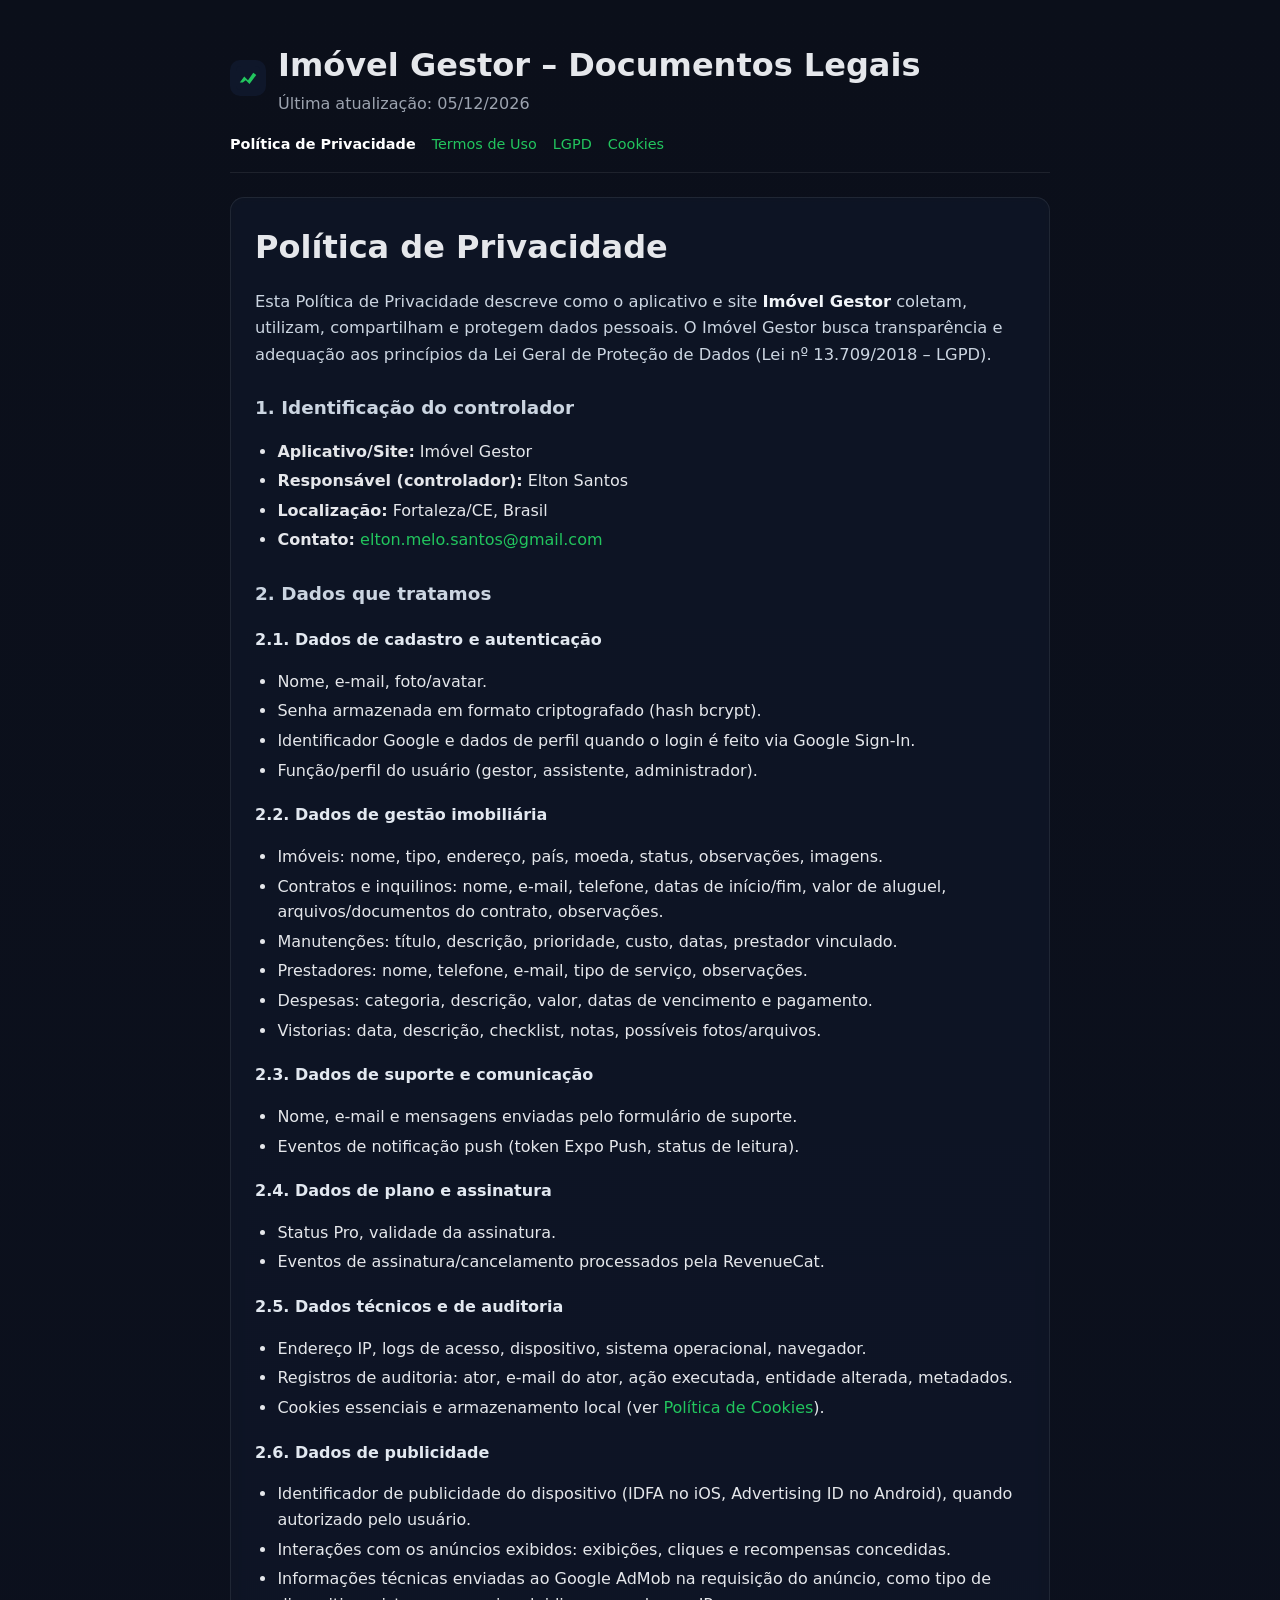
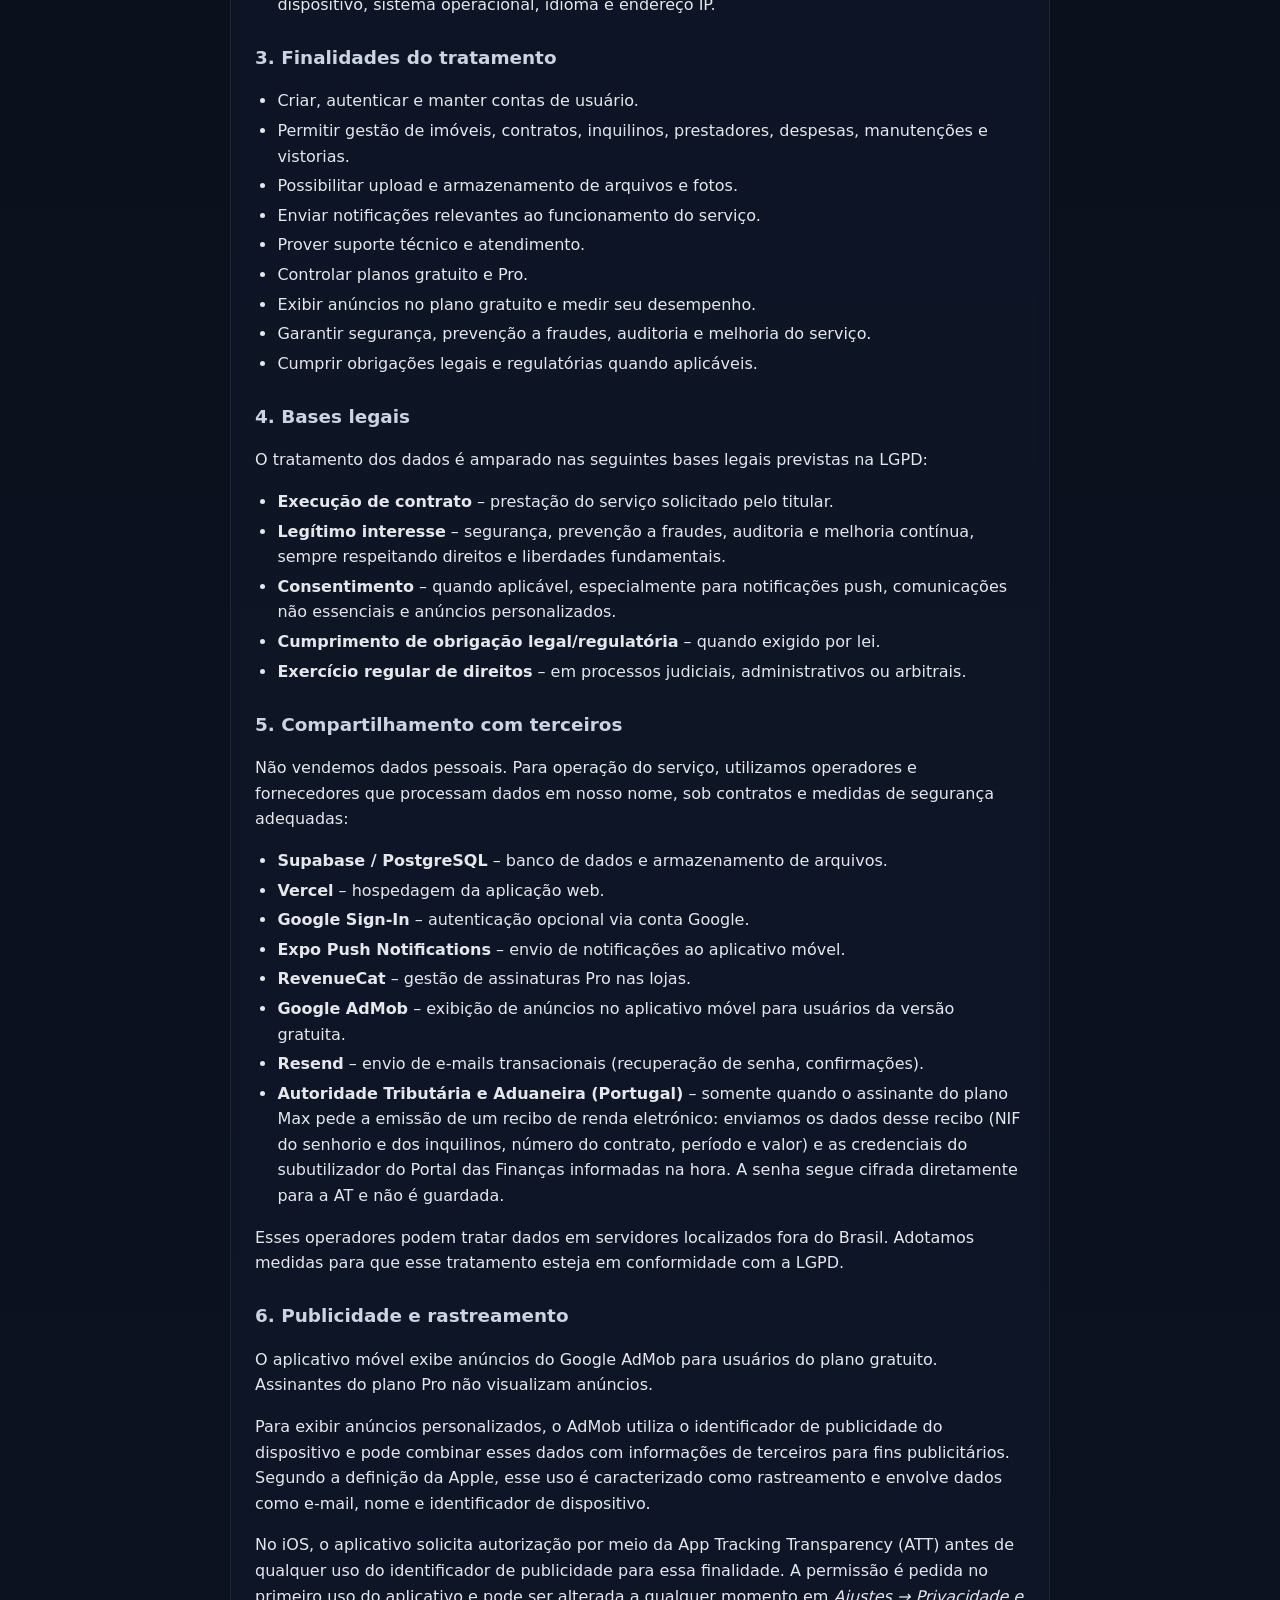
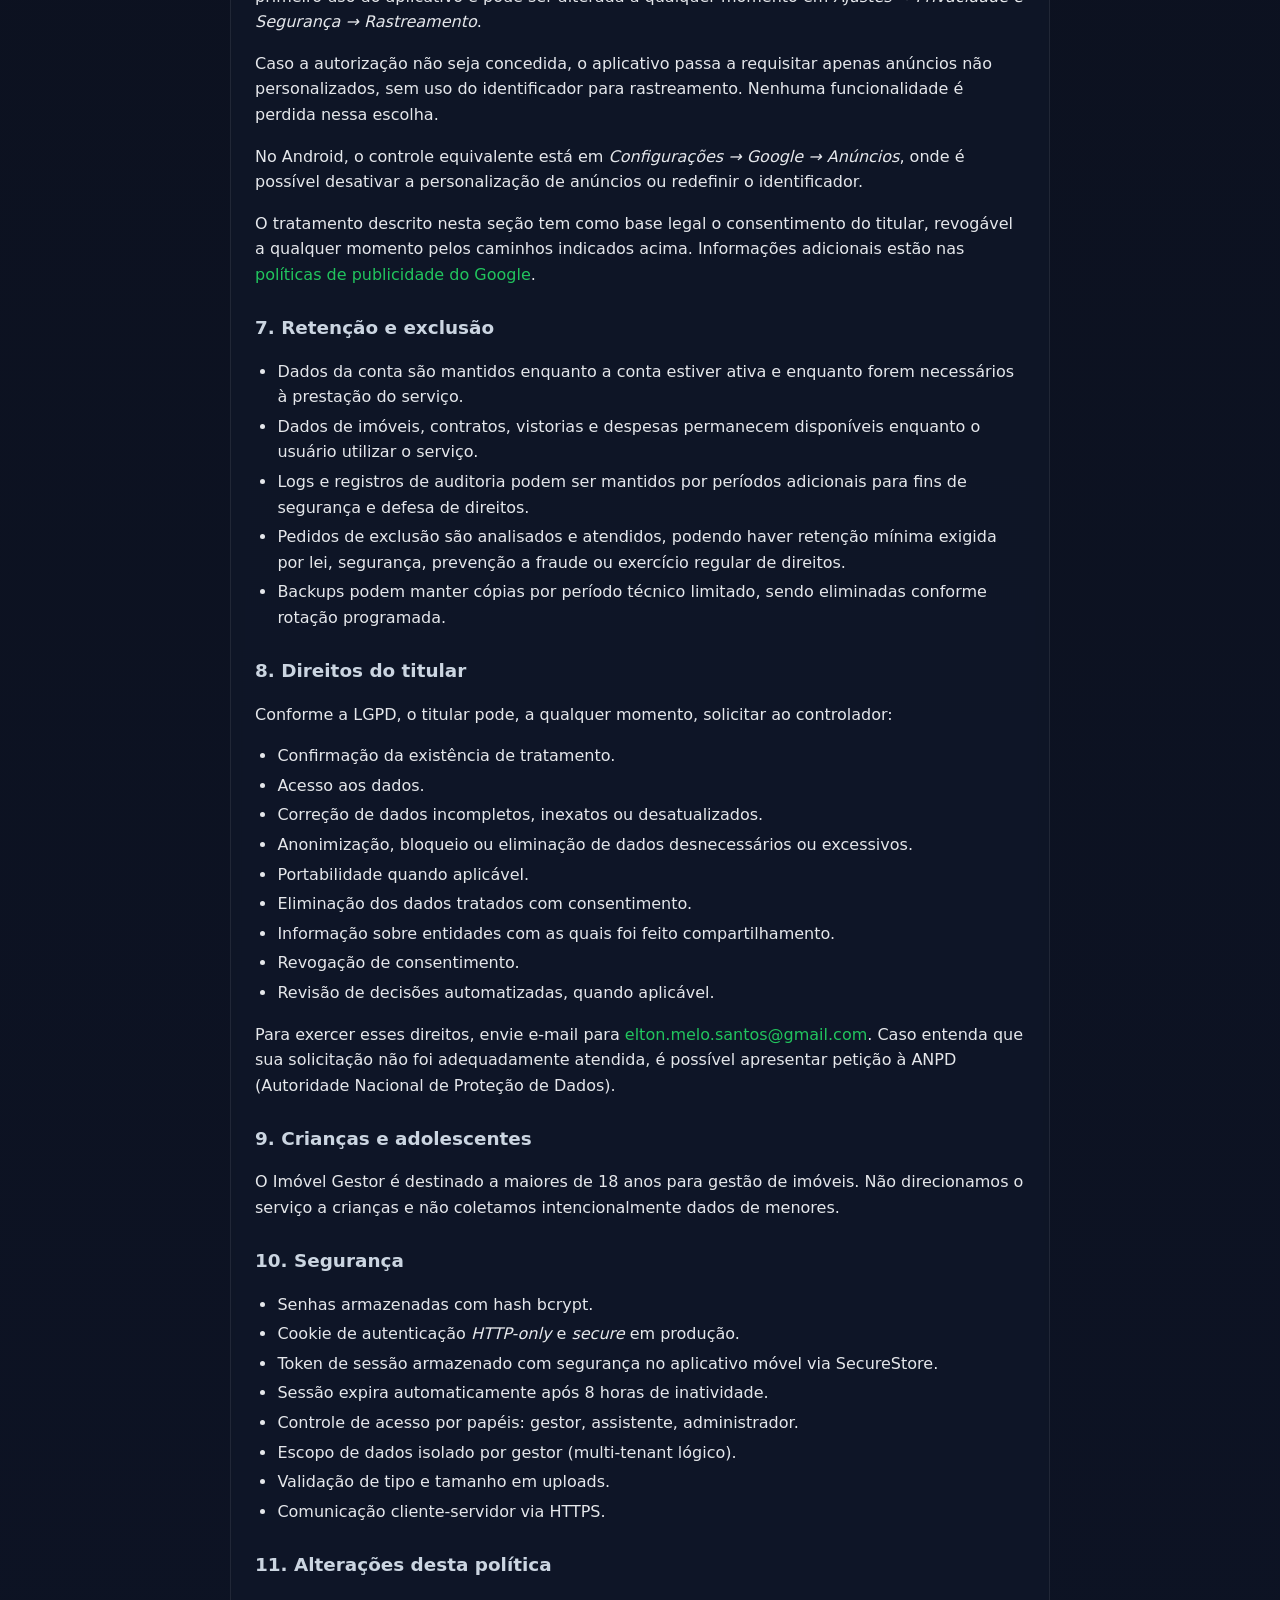
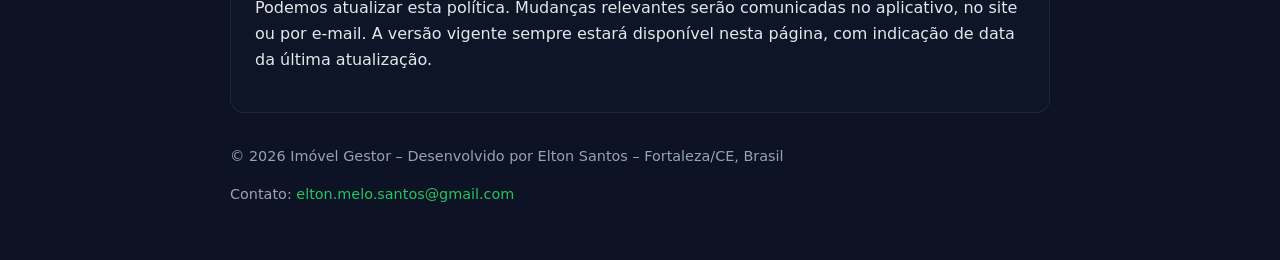
<file: index.html>
<!doctype html>
<html lang="pt-br">
<head>
  <meta charset="utf-8">
  <meta name="viewport" content="width=device-width, initial-scale=1">
  <title>Política de Privacidade – Imóvel Gestor</title>
  <meta name="description" content="Política de Privacidade do Imóvel Gestor: dados tratados, finalidades, bases legais, compartilhamento, retenção, segurança e direitos do titular conforme a LGPD.">
  <meta property="og:title" content="Política de Privacidade – Imóvel Gestor">
  <meta property="og:description" content="Política de Privacidade do Imóvel Gestor – LGPD, dados, direitos do titular.">
  <meta property="og:type" content="website">
  <meta name="theme-color" content="#0f172a">
  <link rel="icon" href="data:image/svg+xml,<svg xmlns='http://www.w3.org/2000/svg' viewBox='0 0 256 256'><rect width='256' height='256' rx='48' fill='%230f172a'/><path d='M40 176l48-64 40 40 56-80 32 24-72 96-40-40-32 24z' fill='%2334d399'/></svg>">
  <link rel="stylesheet" href="style.css">
</head>
<body>
  <div class="wrap">
    <header class="site">
      <div class="logo" aria-hidden="true">
        <svg xmlns="http://www.w3.org/2000/svg" viewBox="0 0 256 256" fill="none">
          <rect width="256" height="256" rx="48" fill="#0f172a"/>
          <path d="M40 176l48-64 40 40 56-80 32 24-72 96-40-40-32 24z" fill="#22c55e"/>
        </svg>
      </div>
      <div>
        <h1>Imóvel Gestor – Documentos Legais</h1>
        <div class="muted">Última atualização: <span id="last-update">—</span></div>
      </div>
    </header>

    <nav class="nav">
      <a href="index.html" class="active">Política de Privacidade</a>
      <a href="terms.html">Termos de Uso</a>
      <a href="lgpd.html">LGPD</a>
      <a href="cookies.html">Cookies</a>
    </nav>

    <main class="card" role="main">
      <h1 style="margin-top:0">Política de Privacidade</h1>
      <p class="lead">Esta Política de Privacidade descreve como o aplicativo e site <strong>Imóvel Gestor</strong> coletam, utilizam, compartilham e protegem dados pessoais. O Imóvel Gestor busca transparência e adequação aos princípios da Lei Geral de Proteção de Dados (Lei nº 13.709/2018 – LGPD).</p>

      <h2>1. Identificação do controlador</h2>
      <ul>
        <li><strong>Aplicativo/Site:</strong> Imóvel Gestor</li>
        <li><strong>Responsável (controlador):</strong> Elton Santos</li>
        <li><strong>Localização:</strong> Fortaleza/CE, Brasil</li>
        <li><strong>Contato:</strong> <a href="mailto:elton.melo.santos@gmail.com">elton.melo.santos@gmail.com</a></li>
      </ul>

      <h2>2. Dados que tratamos</h2>

      <h3>2.1. Dados de cadastro e autenticação</h3>
      <ul>
        <li>Nome, e-mail, foto/avatar.</li>
        <li>Senha armazenada em formato criptografado (hash bcrypt).</li>
        <li>Identificador Google e dados de perfil quando o login é feito via Google Sign-In.</li>
        <li>Função/perfil do usuário (gestor, assistente, administrador).</li>
      </ul>

      <h3>2.2. Dados de gestão imobiliária</h3>
      <ul>
        <li>Imóveis: nome, tipo, endereço, país, moeda, status, observações, imagens.</li>
        <li>Contratos e inquilinos: nome, e-mail, telefone, datas de início/fim, valor de aluguel, arquivos/documentos do contrato, observações.</li>
        <li>Manutenções: título, descrição, prioridade, custo, datas, prestador vinculado.</li>
        <li>Prestadores: nome, telefone, e-mail, tipo de serviço, observações.</li>
        <li>Despesas: categoria, descrição, valor, datas de vencimento e pagamento.</li>
        <li>Vistorias: data, descrição, checklist, notas, possíveis fotos/arquivos.</li>
      </ul>

      <h3>2.3. Dados de suporte e comunicação</h3>
      <ul>
        <li>Nome, e-mail e mensagens enviadas pelo formulário de suporte.</li>
        <li>Eventos de notificação push (token Expo Push, status de leitura).</li>
      </ul>

      <h3>2.4. Dados de plano e assinatura</h3>
      <ul>
        <li>Status Pro, validade da assinatura.</li>
        <li>Eventos de assinatura/cancelamento processados pela RevenueCat.</li>
      </ul>

      <h3>2.5. Dados técnicos e de auditoria</h3>
      <ul>
        <li>Endereço IP, logs de acesso, dispositivo, sistema operacional, navegador.</li>
        <li>Registros de auditoria: ator, e-mail do ator, ação executada, entidade alterada, metadados.</li>
        <li>Cookies essenciais e armazenamento local (ver <a href="cookies.html">Política de Cookies</a>).</li>
      </ul>

      <h3>2.6. Dados de publicidade</h3>
      <ul>
        <li>Identificador de publicidade do dispositivo (IDFA no iOS, Advertising ID no Android), quando autorizado pelo usuário.</li>
        <li>Interações com os anúncios exibidos: exibições, cliques e recompensas concedidas.</li>
        <li>Informações técnicas enviadas ao Google AdMob na requisição do anúncio, como tipo de dispositivo, sistema operacional, idioma e endereço IP.</li>
      </ul>

      <h2>3. Finalidades do tratamento</h2>
      <ul>
        <li>Criar, autenticar e manter contas de usuário.</li>
        <li>Permitir gestão de imóveis, contratos, inquilinos, prestadores, despesas, manutenções e vistorias.</li>
        <li>Possibilitar upload e armazenamento de arquivos e fotos.</li>
        <li>Enviar notificações relevantes ao funcionamento do serviço.</li>
        <li>Prover suporte técnico e atendimento.</li>
        <li>Controlar planos gratuito e Pro.</li>
        <li>Exibir anúncios no plano gratuito e medir seu desempenho.</li>
        <li>Garantir segurança, prevenção a fraudes, auditoria e melhoria do serviço.</li>
        <li>Cumprir obrigações legais e regulatórias quando aplicáveis.</li>
      </ul>

      <h2>4. Bases legais</h2>
      <p>O tratamento dos dados é amparado nas seguintes bases legais previstas na LGPD:</p>
      <ul>
        <li><strong>Execução de contrato</strong> – prestação do serviço solicitado pelo titular.</li>
        <li><strong>Legítimo interesse</strong> – segurança, prevenção a fraudes, auditoria e melhoria contínua, sempre respeitando direitos e liberdades fundamentais.</li>
        <li><strong>Consentimento</strong> – quando aplicável, especialmente para notificações push, comunicações não essenciais e anúncios personalizados.</li>
        <li><strong>Cumprimento de obrigação legal/regulatória</strong> – quando exigido por lei.</li>
        <li><strong>Exercício regular de direitos</strong> – em processos judiciais, administrativos ou arbitrais.</li>
      </ul>

      <h2>5. Compartilhamento com terceiros</h2>
      <p>Não vendemos dados pessoais. Para operação do serviço, utilizamos operadores e fornecedores que processam dados em nosso nome, sob contratos e medidas de segurança adequadas:</p>
      <ul>
        <li><strong>Supabase / PostgreSQL</strong> – banco de dados e armazenamento de arquivos.</li>
        <li><strong>Vercel</strong> – hospedagem da aplicação web.</li>
        <li><strong>Google Sign-In</strong> – autenticação opcional via conta Google.</li>
        <li><strong>Expo Push Notifications</strong> – envio de notificações ao aplicativo móvel.</li>
        <li><strong>RevenueCat</strong> – gestão de assinaturas Pro nas lojas.</li>
        <li><strong>Google AdMob</strong> – exibição de anúncios no aplicativo móvel para usuários da versão gratuita.</li>
        <li><strong>Resend</strong> – envio de e-mails transacionais (recuperação de senha, confirmações).</li>
        <li><strong>Autoridade Tributária e Aduaneira (Portugal)</strong> – somente quando o assinante do plano Max pede a emissão de um recibo de renda eletrónico: enviamos os dados desse recibo (NIF do senhorio e dos inquilinos, número do contrato, período e valor) e as credenciais do subutilizador do Portal das Finanças informadas na hora. A senha segue cifrada diretamente para a AT e não é guardada.</li>
      </ul>
      <p>Esses operadores podem tratar dados em servidores localizados fora do Brasil. Adotamos medidas para que esse tratamento esteja em conformidade com a LGPD.</p>

      <h2>6. Publicidade e rastreamento</h2>
      <p>O aplicativo móvel exibe anúncios do Google AdMob para usuários do plano gratuito. Assinantes do plano Pro não visualizam anúncios.</p>
      <p>Para exibir anúncios personalizados, o AdMob utiliza o identificador de publicidade do dispositivo e pode combinar esses dados com informações de terceiros para fins publicitários. Segundo a definição da Apple, esse uso é caracterizado como rastreamento e envolve dados como e-mail, nome e identificador de dispositivo.</p>
      <p>No iOS, o aplicativo solicita autorização por meio da App Tracking Transparency (ATT) antes de qualquer uso do identificador de publicidade para essa finalidade. A permissão é pedida no primeiro uso do aplicativo e pode ser alterada a qualquer momento em <em>Ajustes &rarr; Privacidade e Segurança &rarr; Rastreamento</em>.</p>
      <p>Caso a autorização não seja concedida, o aplicativo passa a requisitar apenas anúncios não personalizados, sem uso do identificador para rastreamento. Nenhuma funcionalidade é perdida nessa escolha.</p>
      <p>No Android, o controle equivalente está em <em>Configurações &rarr; Google &rarr; Anúncios</em>, onde é possível desativar a personalização de anúncios ou redefinir o identificador.</p>
      <p>O tratamento descrito nesta seção tem como base legal o consentimento do titular, revogável a qualquer momento pelos caminhos indicados acima. Informações adicionais estão nas <a href="https://policies.google.com/technologies/ads" target="_blank" rel="noopener">políticas de publicidade do Google</a>.</p>

      <h2>7. Retenção e exclusão</h2>
      <ul>
        <li>Dados da conta são mantidos enquanto a conta estiver ativa e enquanto forem necessários à prestação do serviço.</li>
        <li>Dados de imóveis, contratos, vistorias e despesas permanecem disponíveis enquanto o usuário utilizar o serviço.</li>
        <li>Logs e registros de auditoria podem ser mantidos por períodos adicionais para fins de segurança e defesa de direitos.</li>
        <li>Pedidos de exclusão são analisados e atendidos, podendo haver retenção mínima exigida por lei, segurança, prevenção a fraude ou exercício regular de direitos.</li>
        <li>Backups podem manter cópias por período técnico limitado, sendo eliminadas conforme rotação programada.</li>
      </ul>

      <h2>8. Direitos do titular</h2>
      <p>Conforme a LGPD, o titular pode, a qualquer momento, solicitar ao controlador:</p>
      <ul>
        <li>Confirmação da existência de tratamento.</li>
        <li>Acesso aos dados.</li>
        <li>Correção de dados incompletos, inexatos ou desatualizados.</li>
        <li>Anonimização, bloqueio ou eliminação de dados desnecessários ou excessivos.</li>
        <li>Portabilidade quando aplicável.</li>
        <li>Eliminação dos dados tratados com consentimento.</li>
        <li>Informação sobre entidades com as quais foi feito compartilhamento.</li>
        <li>Revogação de consentimento.</li>
        <li>Revisão de decisões automatizadas, quando aplicável.</li>
      </ul>
      <p>Para exercer esses direitos, envie e-mail para <a href="mailto:elton.melo.santos@gmail.com">elton.melo.santos@gmail.com</a>. Caso entenda que sua solicitação não foi adequadamente atendida, é possível apresentar petição à ANPD (Autoridade Nacional de Proteção de Dados).</p>

      <h2>9. Crianças e adolescentes</h2>
      <p>O Imóvel Gestor é destinado a maiores de 18 anos para gestão de imóveis. Não direcionamos o serviço a crianças e não coletamos intencionalmente dados de menores.</p>

      <h2>10. Segurança</h2>
      <ul>
        <li>Senhas armazenadas com hash bcrypt.</li>
        <li>Cookie de autenticação <em>HTTP-only</em> e <em>secure</em> em produção.</li>
        <li>Token de sessão armazenado com segurança no aplicativo móvel via SecureStore.</li>
        <li>Sessão expira automaticamente após 8 horas de inatividade.</li>
        <li>Controle de acesso por papéis: gestor, assistente, administrador.</li>
        <li>Escopo de dados isolado por gestor (multi-tenant lógico).</li>
        <li>Validação de tipo e tamanho em uploads.</li>
        <li>Comunicação cliente-servidor via HTTPS.</li>
      </ul>

      <h2>11. Alterações desta política</h2>
      <p>Podemos atualizar esta política. Mudanças relevantes serão comunicadas no aplicativo, no site ou por e-mail. A versão vigente sempre estará disponível nesta página, com indicação de data da última atualização.</p>
    </main>

    <footer>
      <p>© <span id="copy-year"></span> Imóvel Gestor – Desenvolvido por Elton Santos – Fortaleza/CE, Brasil</p>
      <p class="muted">Contato: <a href="mailto:elton.melo.santos@gmail.com">elton.melo.santos@gmail.com</a></p>
    </footer>
  </div>
  <script src="legal.js"></script>
</body>
</html>
</file>
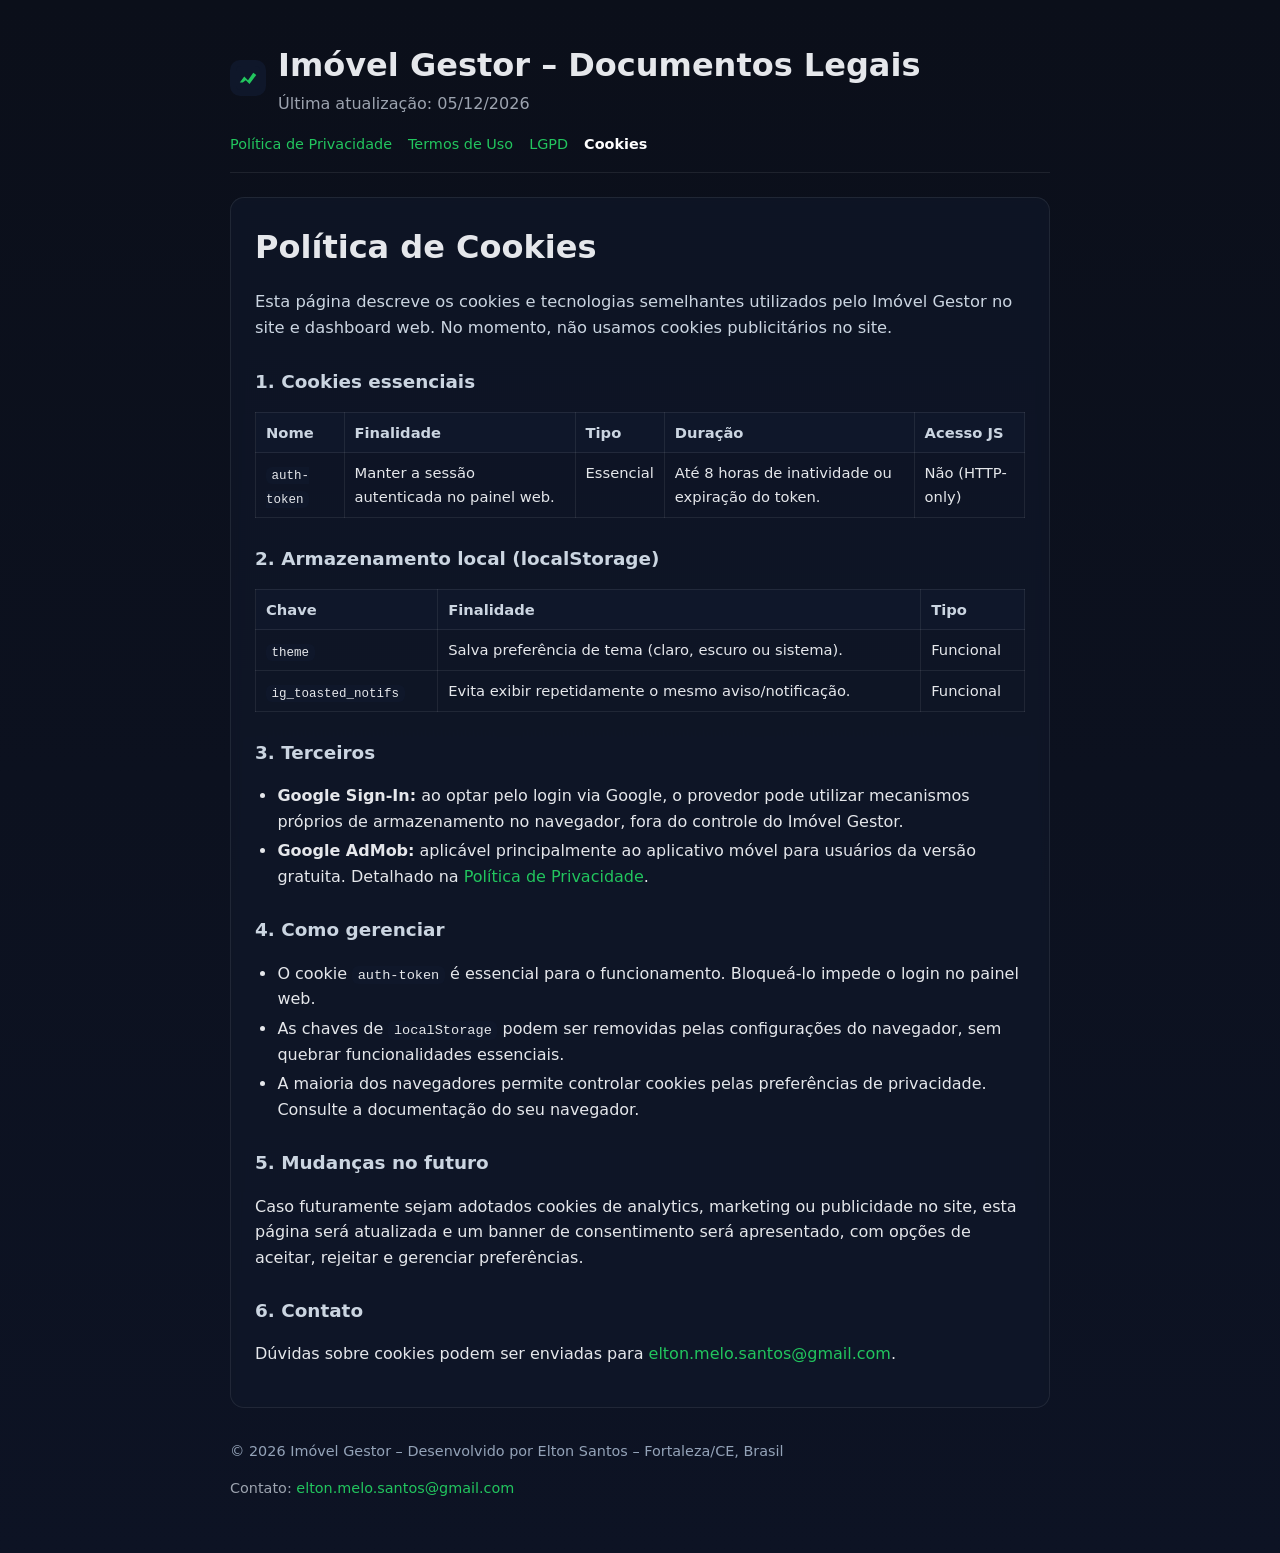
<file: cookies.html>
<!doctype html>
<html lang="pt-br">
<head>
  <meta charset="utf-8">
  <meta name="viewport" content="width=device-width, initial-scale=1">
  <title>Política de Cookies – Imóvel Gestor</title>
  <meta name="description" content="Como o Imóvel Gestor usa cookies e armazenamento local. Detalhes sobre auth-token, theme e ig_toasted_notifs.">
  <meta property="og:title" content="Política de Cookies – Imóvel Gestor">
  <meta property="og:type" content="website">
  <meta name="theme-color" content="#0f172a">
  <link rel="icon" href="data:image/svg+xml,<svg xmlns='http://www.w3.org/2000/svg' viewBox='0 0 256 256'><rect width='256' height='256' rx='48' fill='%230f172a'/><path d='M40 176l48-64 40 40 56-80 32 24-72 96-40-40-32 24z' fill='%2334d399'/></svg>">
  <link rel="stylesheet" href="style.css">
</head>
<body>
  <div class="wrap">
    <header class="site">
      <div class="logo" aria-hidden="true">
        <svg xmlns="http://www.w3.org/2000/svg" viewBox="0 0 256 256" fill="none">
          <rect width="256" height="256" rx="48" fill="#0f172a"/>
          <path d="M40 176l48-64 40 40 56-80 32 24-72 96-40-40-32 24z" fill="#22c55e"/>
        </svg>
      </div>
      <div>
        <h1>Imóvel Gestor – Documentos Legais</h1>
        <div class="muted">Última atualização: <span id="last-update">—</span></div>
      </div>
    </header>

    <nav class="nav">
      <a href="index.html">Política de Privacidade</a>
      <a href="terms.html">Termos de Uso</a>
      <a href="lgpd.html">LGPD</a>
      <a href="cookies.html" class="active">Cookies</a>
    </nav>

    <main class="card" role="main">
      <h1 style="margin-top:0">Política de Cookies</h1>
      <p class="lead">Esta página descreve os cookies e tecnologias semelhantes utilizados pelo Imóvel Gestor no site e dashboard web. No momento, não usamos cookies publicitários no site.</p>

      <h2>1. Cookies essenciais</h2>
      <table>
        <thead>
          <tr>
            <th>Nome</th>
            <th>Finalidade</th>
            <th>Tipo</th>
            <th>Duração</th>
            <th>Acesso JS</th>
          </tr>
        </thead>
        <tbody>
          <tr>
            <td><code>auth-token</code></td>
            <td>Manter a sessão autenticada no painel web.</td>
            <td>Essencial</td>
            <td>Até 8 horas de inatividade ou expiração do token.</td>
            <td>Não (HTTP-only)</td>
          </tr>
        </tbody>
      </table>

      <h2>2. Armazenamento local (localStorage)</h2>
      <table>
        <thead>
          <tr>
            <th>Chave</th>
            <th>Finalidade</th>
            <th>Tipo</th>
          </tr>
        </thead>
        <tbody>
          <tr>
            <td><code>theme</code></td>
            <td>Salva preferência de tema (claro, escuro ou sistema).</td>
            <td>Funcional</td>
          </tr>
          <tr>
            <td><code>ig_toasted_notifs</code></td>
            <td>Evita exibir repetidamente o mesmo aviso/notificação.</td>
            <td>Funcional</td>
          </tr>
        </tbody>
      </table>

      <h2>3. Terceiros</h2>
      <ul>
        <li><strong>Google Sign-In:</strong> ao optar pelo login via Google, o provedor pode utilizar mecanismos próprios de armazenamento no navegador, fora do controle do Imóvel Gestor.</li>
        <li><strong>Google AdMob:</strong> aplicável principalmente ao aplicativo móvel para usuários da versão gratuita. Detalhado na <a href="index.html">Política de Privacidade</a>.</li>
      </ul>

      <h2>4. Como gerenciar</h2>
      <ul>
        <li>O cookie <code>auth-token</code> é essencial para o funcionamento. Bloqueá-lo impede o login no painel web.</li>
        <li>As chaves de <code>localStorage</code> podem ser removidas pelas configurações do navegador, sem quebrar funcionalidades essenciais.</li>
        <li>A maioria dos navegadores permite controlar cookies pelas preferências de privacidade. Consulte a documentação do seu navegador.</li>
      </ul>

      <h2>5. Mudanças no futuro</h2>
      <p>Caso futuramente sejam adotados cookies de analytics, marketing ou publicidade no site, esta página será atualizada e um banner de consentimento será apresentado, com opções de aceitar, rejeitar e gerenciar preferências.</p>

      <h2>6. Contato</h2>
      <p>Dúvidas sobre cookies podem ser enviadas para <a href="mailto:elton.melo.santos@gmail.com">elton.melo.santos@gmail.com</a>.</p>
    </main>

    <footer>
      <p>© <span id="copy-year"></span> Imóvel Gestor – Desenvolvido por Elton Santos – Fortaleza/CE, Brasil</p>
      <p class="muted">Contato: <a href="mailto:elton.melo.santos@gmail.com">elton.melo.santos@gmail.com</a></p>
    </footer>
  </div>
  <script src="legal.js"></script>
</body>
</html>
</file>
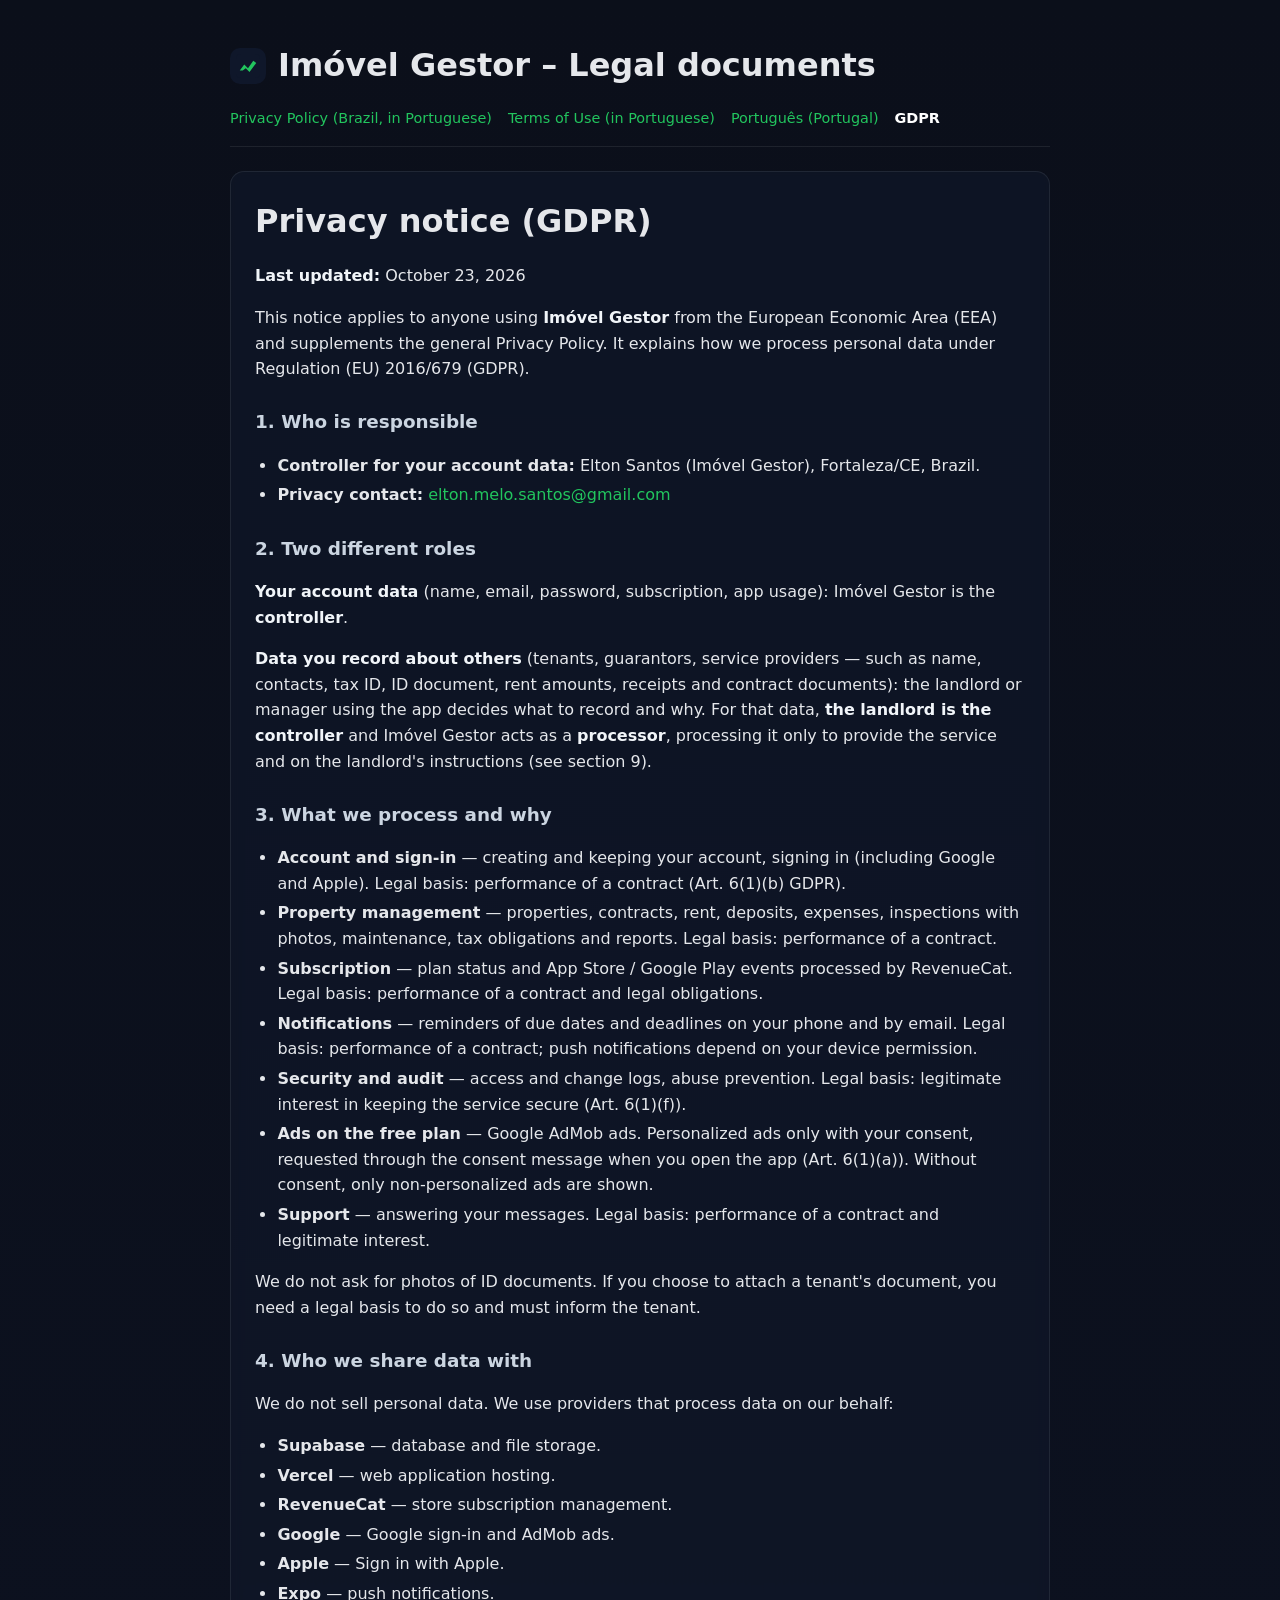
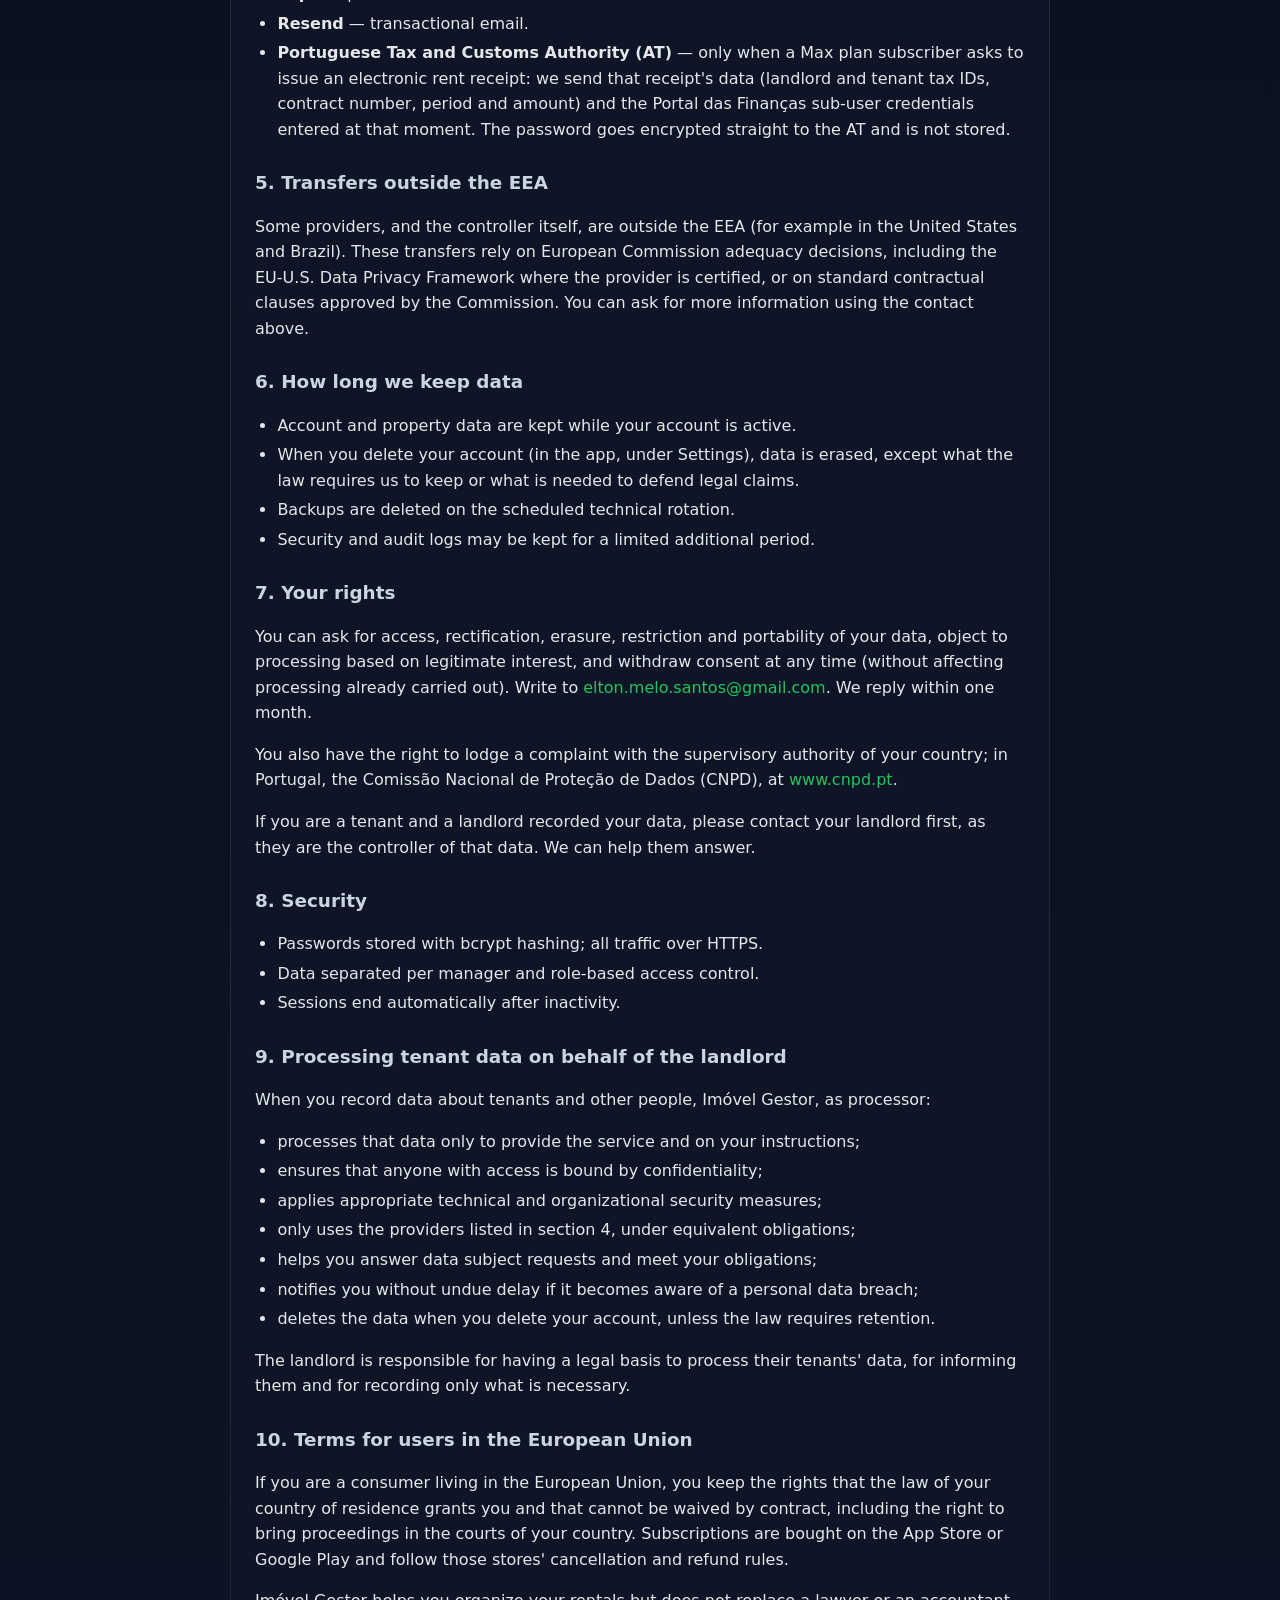
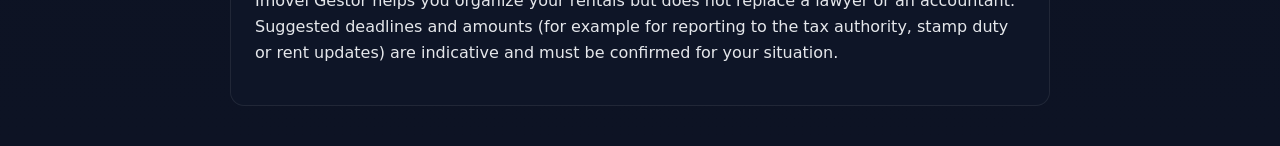
<file: gdpr.html>
<!doctype html>
<html lang="en">
<head>
  <meta charset="utf-8">
  <meta name="viewport" content="width=device-width, initial-scale=1">
  <title>GDPR – Imóvel Gestor</title>
  <meta name="description" content="Imóvel Gestor privacy notice for users in the European Economic Area (GDPR).">
  <meta name="theme-color" content="#0f172a">
  <link rel="icon" href="data:image/svg+xml,<svg xmlns='http://www.w3.org/2000/svg' viewBox='0 0 256 256'><rect width='256' height='256' rx='48' fill='%230f172a'/><path d='M40 176l48-64 40 40 56-80 32 24-72 96-40-40-32 24z' fill='%2334d399'/></svg>">
  <link rel="stylesheet" href="style.css">
</head>
<body>
  <div class="wrap">
    <header class="site">
      <div class="logo" aria-hidden="true">
        <svg xmlns="http://www.w3.org/2000/svg" viewBox="0 0 256 256" fill="none">
          <rect width="256" height="256" rx="48" fill="#0f172a"/>
          <path d="M40 176l48-64 40 40 56-80 32 24-72 96-40-40-32 24z" fill="#22c55e"/>
        </svg>
      </div>
      <div>
        <h1>Imóvel Gestor – Legal documents</h1>
      </div>
    </header>

    <nav class="nav">
      <a href="index.html">Privacy Policy (Brazil, in Portuguese)</a>
      <a href="terms.html">Terms of Use (in Portuguese)</a>
      <a href="rgpd.html">Português (Portugal)</a>
      <a href="gdpr.html" class="active">GDPR</a>
    </nav>

    <main class="card" role="main">
      <h1>Privacy notice (GDPR)</h1><p><strong>Last updated:</strong> October 23, 2026</p><p>This notice applies to anyone using <strong>Imóvel Gestor</strong> from the European Economic Area (EEA) and supplements the general Privacy Policy. It explains how we process personal data under Regulation (EU) 2016/679 (GDPR).</p><h2>1. Who is responsible</h2><ul><li><strong>Controller for your account data:</strong> Elton Santos (Imóvel Gestor), Fortaleza/CE, Brazil.</li><li><strong>Privacy contact:</strong> <a href="mailto:elton.melo.santos@gmail.com">elton.melo.santos@gmail.com</a></li></ul><h2>2. Two different roles</h2><p><strong>Your account data</strong> (name, email, password, subscription, app usage): Imóvel Gestor is the <strong>controller</strong>.</p><p><strong>Data you record about others</strong> (tenants, guarantors, service providers — such as name, contacts, tax ID, ID document, rent amounts, receipts and contract documents): the landlord or manager using the app decides what to record and why. For that data, <strong>the landlord is the controller</strong> and Imóvel Gestor acts as a <strong>processor</strong>, processing it only to provide the service and on the landlord&#x27;s instructions (see section 9).</p><h2>3. What we process and why</h2><ul><li><strong>Account and sign-in</strong> — creating and keeping your account, signing in (including Google and Apple). Legal basis: performance of a contract (Art. 6(1)(b) GDPR).</li><li><strong>Property management</strong> — properties, contracts, rent, deposits, expenses, inspections with photos, maintenance, tax obligations and reports. Legal basis: performance of a contract.</li><li><strong>Subscription</strong> — plan status and App Store / Google Play events processed by RevenueCat. Legal basis: performance of a contract and legal obligations.</li><li><strong>Notifications</strong> — reminders of due dates and deadlines on your phone and by email. Legal basis: performance of a contract; push notifications depend on your device permission.</li><li><strong>Security and audit</strong> — access and change logs, abuse prevention. Legal basis: legitimate interest in keeping the service secure (Art. 6(1)(f)).</li><li><strong>Ads on the free plan</strong> — Google AdMob ads. Personalized ads only with your consent, requested through the consent message when you open the app (Art. 6(1)(a)). Without consent, only non-personalized ads are shown.</li><li><strong>Support</strong> — answering your messages. Legal basis: performance of a contract and legitimate interest.</li></ul><p>We do not ask for photos of ID documents. If you choose to attach a tenant&#x27;s document, you need a legal basis to do so and must inform the tenant.</p><h2>4. Who we share data with</h2><p>We do not sell personal data. We use providers that process data on our behalf:</p><ul><li><strong>Supabase</strong> — database and file storage.</li><li><strong>Vercel</strong> — web application hosting.</li><li><strong>RevenueCat</strong> — store subscription management.</li><li><strong>Google</strong> — Google sign-in and AdMob ads.</li><li><strong>Apple</strong> — Sign in with Apple.</li><li><strong>Expo</strong> — push notifications.</li><li><strong>Resend</strong> — transactional email.</li><li><strong>Portuguese Tax and Customs Authority (AT)</strong> — only when a Max plan subscriber asks to issue an electronic rent receipt: we send that receipt&#x27;s data (landlord and tenant tax IDs, contract number, period and amount) and the Portal das Finanças sub-user credentials entered at that moment. The password goes encrypted straight to the AT and is not stored.</li></ul><h2>5. Transfers outside the EEA</h2><p>Some providers, and the controller itself, are outside the EEA (for example in the United States and Brazil). These transfers rely on European Commission adequacy decisions, including the EU-U.S. Data Privacy Framework where the provider is certified, or on standard contractual clauses approved by the Commission. You can ask for more information using the contact above.</p><h2>6. How long we keep data</h2><ul><li>Account and property data are kept while your account is active.</li><li>When you delete your account (in the app, under Settings), data is erased, except what the law requires us to keep or what is needed to defend legal claims.</li><li>Backups are deleted on the scheduled technical rotation.</li><li>Security and audit logs may be kept for a limited additional period.</li></ul><h2>7. Your rights</h2><p>You can ask for access, rectification, erasure, restriction and portability of your data, object to processing based on legitimate interest, and withdraw consent at any time (without affecting processing already carried out). Write to <a href="mailto:elton.melo.santos@gmail.com">elton.melo.santos@gmail.com</a>. We reply within one month.</p><p>You also have the right to lodge a complaint with the supervisory authority of your country; in Portugal, the Comissão Nacional de Proteção de Dados (CNPD), at <a href="https://www.cnpd.pt" target="_blank" rel="noopener noreferrer">www.cnpd.pt</a>.</p><p>If you are a tenant and a landlord recorded your data, please contact your landlord first, as they are the controller of that data. We can help them answer.</p><h2>8. Security</h2><ul><li>Passwords stored with bcrypt hashing; all traffic over HTTPS.</li><li>Data separated per manager and role-based access control.</li><li>Sessions end automatically after inactivity.</li></ul><h2>9. Processing tenant data on behalf of the landlord</h2><p>When you record data about tenants and other people, Imóvel Gestor, as processor:</p><ul><li>processes that data only to provide the service and on your instructions;</li><li>ensures that anyone with access is bound by confidentiality;</li><li>applies appropriate technical and organizational security measures;</li><li>only uses the providers listed in section 4, under equivalent obligations;</li><li>helps you answer data subject requests and meet your obligations;</li><li>notifies you without undue delay if it becomes aware of a personal data breach;</li><li>deletes the data when you delete your account, unless the law requires retention.</li></ul><p>The landlord is responsible for having a legal basis to process their tenants&#x27; data, for informing them and for recording only what is necessary.</p><h2>10. Terms for users in the European Union</h2><p>If you are a consumer living in the European Union, you keep the rights that the law of your country of residence grants you and that cannot be waived by contract, including the right to bring proceedings in the courts of your country. Subscriptions are bought on the App Store or Google Play and follow those stores&#x27; cancellation and refund rules.</p><p>Imóvel Gestor helps you organize your rentals but does not replace a lawyer or an accountant. Suggested deadlines and amounts (for example for reporting to the tax authority, stamp duty or rent updates) are indicative and must be confirmed for your situation.</p>
    </main>
  </div>
</body>
</html>
</file>
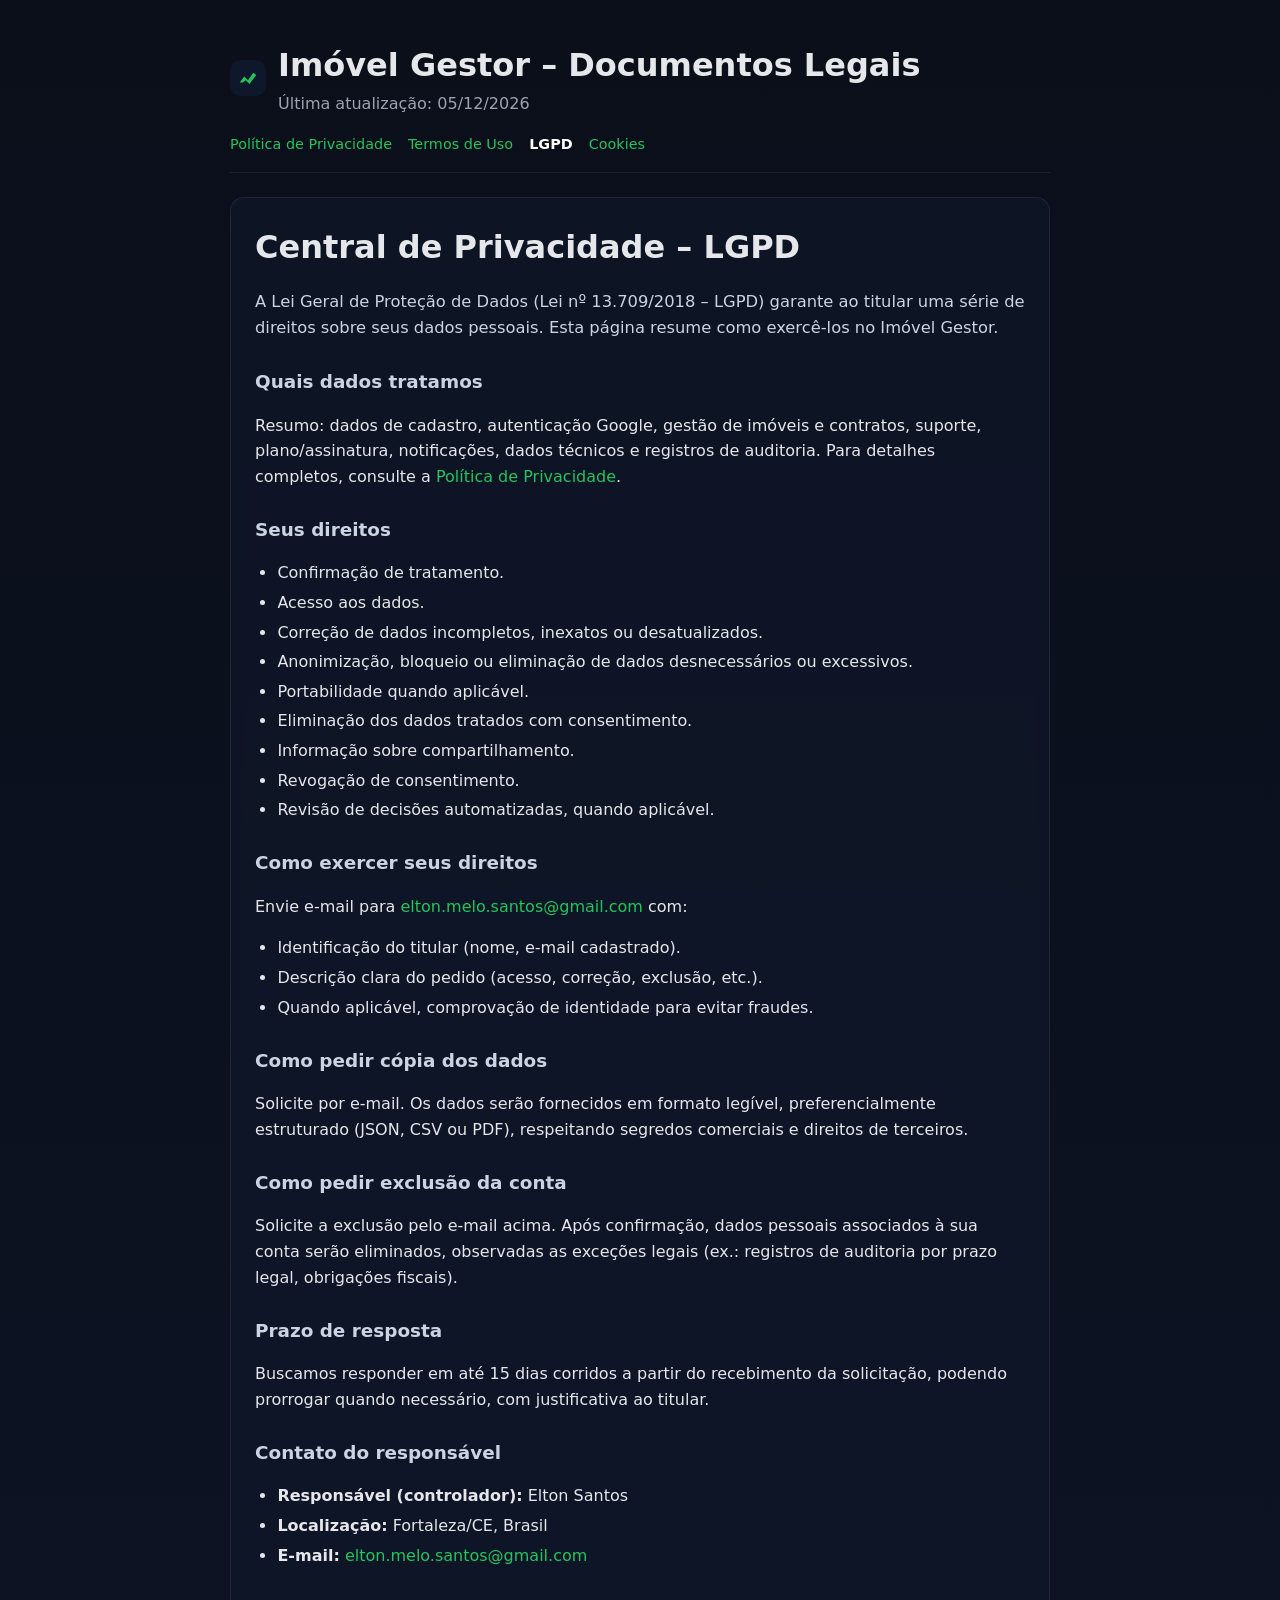
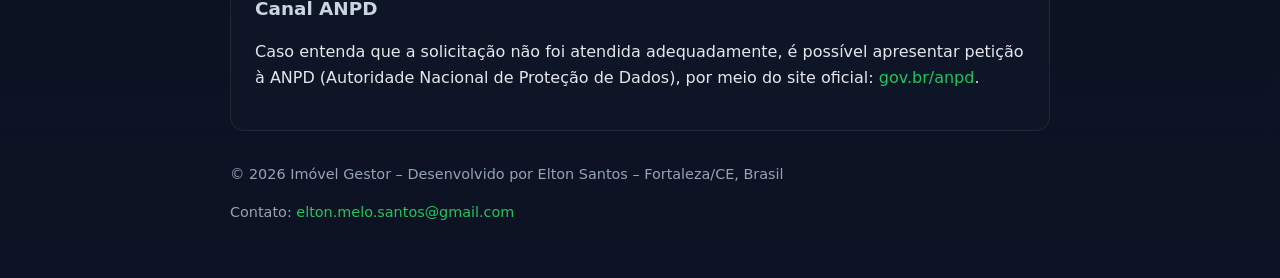
<file: lgpd.html>
<!doctype html>
<html lang="pt-br">
<head>
  <meta charset="utf-8">
  <meta name="viewport" content="width=device-width, initial-scale=1">
  <title>LGPD – Imóvel Gestor</title>
  <meta name="description" content="Central de Privacidade do Imóvel Gestor: como exercer seus direitos LGPD, pedir cópia ou exclusão dos dados, contato do controlador e canal ANPD.">
  <meta property="og:title" content="LGPD – Imóvel Gestor">
  <meta property="og:type" content="website">
  <meta name="theme-color" content="#0f172a">
  <link rel="icon" href="data:image/svg+xml,<svg xmlns='http://www.w3.org/2000/svg' viewBox='0 0 256 256'><rect width='256' height='256' rx='48' fill='%230f172a'/><path d='M40 176l48-64 40 40 56-80 32 24-72 96-40-40-32 24z' fill='%2334d399'/></svg>">
  <link rel="stylesheet" href="style.css">
</head>
<body>
  <div class="wrap">
    <header class="site">
      <div class="logo" aria-hidden="true">
        <svg xmlns="http://www.w3.org/2000/svg" viewBox="0 0 256 256" fill="none">
          <rect width="256" height="256" rx="48" fill="#0f172a"/>
          <path d="M40 176l48-64 40 40 56-80 32 24-72 96-40-40-32 24z" fill="#22c55e"/>
        </svg>
      </div>
      <div>
        <h1>Imóvel Gestor – Documentos Legais</h1>
        <div class="muted">Última atualização: <span id="last-update">—</span></div>
      </div>
    </header>

    <nav class="nav">
      <a href="index.html">Política de Privacidade</a>
      <a href="terms.html">Termos de Uso</a>
      <a href="lgpd.html" class="active">LGPD</a>
      <a href="cookies.html">Cookies</a>
    </nav>

    <main class="card" role="main">
      <h1 style="margin-top:0">Central de Privacidade – LGPD</h1>
      <p class="lead">A Lei Geral de Proteção de Dados (Lei nº 13.709/2018 – LGPD) garante ao titular uma série de direitos sobre seus dados pessoais. Esta página resume como exercê-los no Imóvel Gestor.</p>

      <h2>Quais dados tratamos</h2>
      <p>Resumo: dados de cadastro, autenticação Google, gestão de imóveis e contratos, suporte, plano/assinatura, notificações, dados técnicos e registros de auditoria. Para detalhes completos, consulte a <a href="index.html">Política de Privacidade</a>.</p>

      <h2>Seus direitos</h2>
      <ul>
        <li>Confirmação de tratamento.</li>
        <li>Acesso aos dados.</li>
        <li>Correção de dados incompletos, inexatos ou desatualizados.</li>
        <li>Anonimização, bloqueio ou eliminação de dados desnecessários ou excessivos.</li>
        <li>Portabilidade quando aplicável.</li>
        <li>Eliminação dos dados tratados com consentimento.</li>
        <li>Informação sobre compartilhamento.</li>
        <li>Revogação de consentimento.</li>
        <li>Revisão de decisões automatizadas, quando aplicável.</li>
      </ul>

      <h2>Como exercer seus direitos</h2>
      <p>Envie e-mail para <a href="mailto:elton.melo.santos@gmail.com">elton.melo.santos@gmail.com</a> com:</p>
      <ul>
        <li>Identificação do titular (nome, e-mail cadastrado).</li>
        <li>Descrição clara do pedido (acesso, correção, exclusão, etc.).</li>
        <li>Quando aplicável, comprovação de identidade para evitar fraudes.</li>
      </ul>

      <h2>Como pedir cópia dos dados</h2>
      <p>Solicite por e-mail. Os dados serão fornecidos em formato legível, preferencialmente estruturado (JSON, CSV ou PDF), respeitando segredos comerciais e direitos de terceiros.</p>

      <h2>Como pedir exclusão da conta</h2>
      <p>Solicite a exclusão pelo e-mail acima. Após confirmação, dados pessoais associados à sua conta serão eliminados, observadas as exceções legais (ex.: registros de auditoria por prazo legal, obrigações fiscais).</p>

      <h2>Prazo de resposta</h2>
      <p>Buscamos responder em até 15 dias corridos a partir do recebimento da solicitação, podendo prorrogar quando necessário, com justificativa ao titular.</p>

      <h2>Contato do responsável</h2>
      <ul>
        <li><strong>Responsável (controlador):</strong> Elton Santos</li>
        <li><strong>Localização:</strong> Fortaleza/CE, Brasil</li>
        <li><strong>E-mail:</strong> <a href="mailto:elton.melo.santos@gmail.com">elton.melo.santos@gmail.com</a></li>
      </ul>

      <h2>Canal ANPD</h2>
      <p>Caso entenda que a solicitação não foi atendida adequadamente, é possível apresentar petição à ANPD (Autoridade Nacional de Proteção de Dados), por meio do site oficial: <a href="https://www.gov.br/anpd" target="_blank" rel="noopener">gov.br/anpd</a>.</p>
    </main>

    <footer>
      <p>© <span id="copy-year"></span> Imóvel Gestor – Desenvolvido por Elton Santos – Fortaleza/CE, Brasil</p>
      <p class="muted">Contato: <a href="mailto:elton.melo.santos@gmail.com">elton.melo.santos@gmail.com</a></p>
    </footer>
  </div>
  <script src="legal.js"></script>
</body>
</html>
</file>
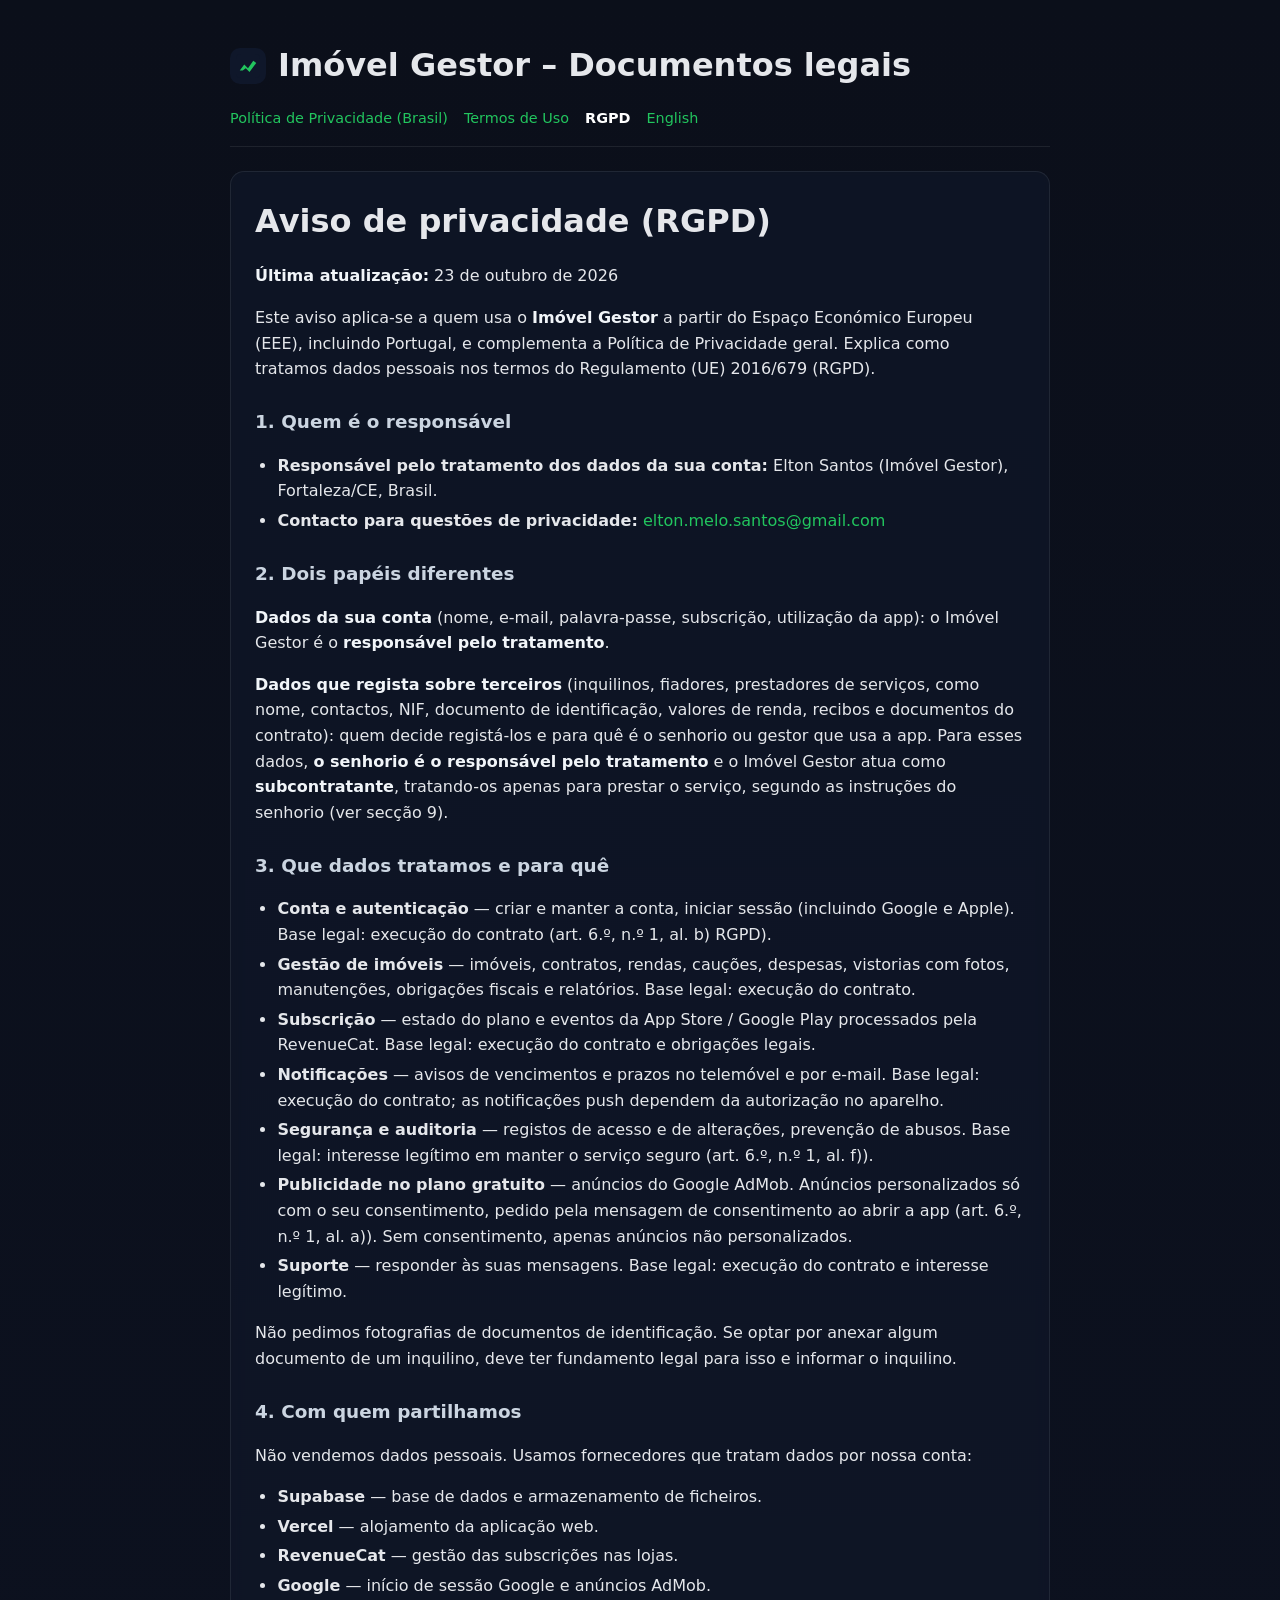
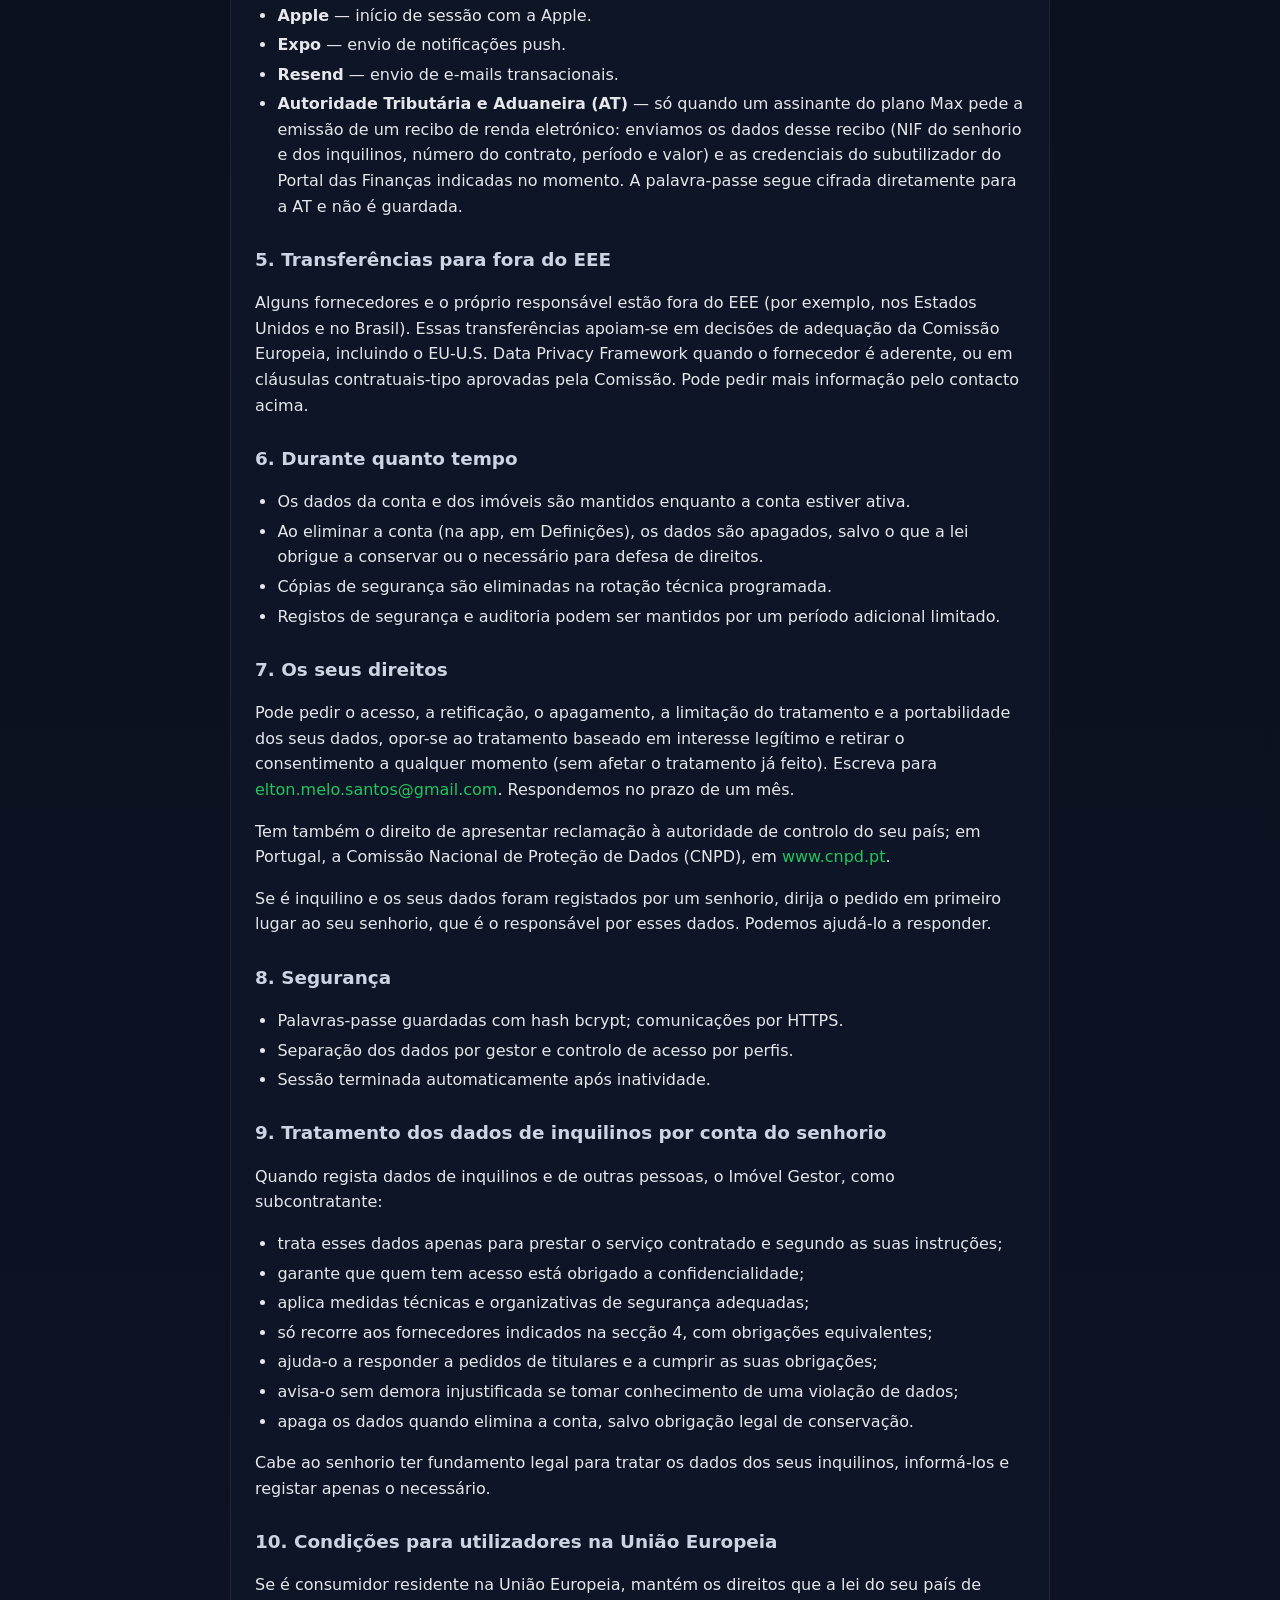
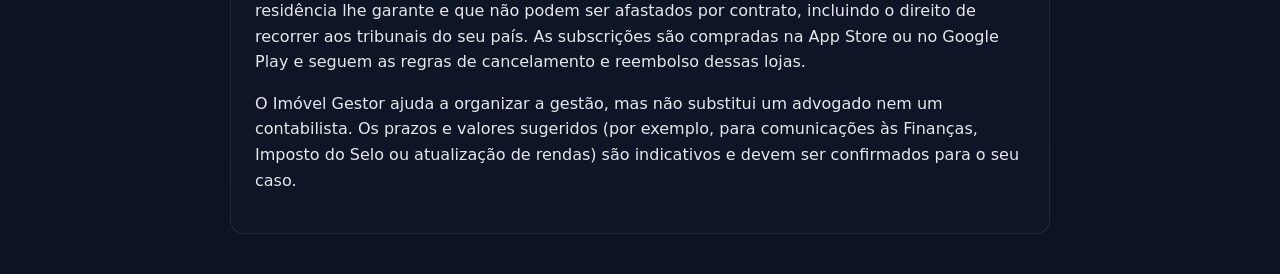
<file: rgpd.html>
<!doctype html>
<html lang="pt-PT">
<head>
  <meta charset="utf-8">
  <meta name="viewport" content="width=device-width, initial-scale=1">
  <title>RGPD – Imóvel Gestor</title>
  <meta name="description" content="Aviso de privacidade do Imóvel Gestor para utilizadores no Espaço Económico Europeu (RGPD).">
  <meta name="theme-color" content="#0f172a">
  <link rel="icon" href="data:image/svg+xml,<svg xmlns='http://www.w3.org/2000/svg' viewBox='0 0 256 256'><rect width='256' height='256' rx='48' fill='%230f172a'/><path d='M40 176l48-64 40 40 56-80 32 24-72 96-40-40-32 24z' fill='%2334d399'/></svg>">
  <link rel="stylesheet" href="style.css">
</head>
<body>
  <div class="wrap">
    <header class="site">
      <div class="logo" aria-hidden="true">
        <svg xmlns="http://www.w3.org/2000/svg" viewBox="0 0 256 256" fill="none">
          <rect width="256" height="256" rx="48" fill="#0f172a"/>
          <path d="M40 176l48-64 40 40 56-80 32 24-72 96-40-40-32 24z" fill="#22c55e"/>
        </svg>
      </div>
      <div>
        <h1>Imóvel Gestor – Documentos legais</h1>
      </div>
    </header>

    <nav class="nav">
      <a href="index.html">Política de Privacidade (Brasil)</a>
      <a href="terms.html">Termos de Uso</a>
      <a href="rgpd.html" class="active">RGPD</a>
      <a href="gdpr.html">English</a>
    </nav>

    <main class="card" role="main">
      <h1>Aviso de privacidade (RGPD)</h1><p><strong>Última atualização:</strong> 23 de outubro de 2026</p><p>Este aviso aplica-se a quem usa o <strong>Imóvel Gestor</strong> a partir do Espaço Económico Europeu (EEE), incluindo Portugal, e complementa a Política de Privacidade geral. Explica como tratamos dados pessoais nos termos do Regulamento (UE) 2016/679 (RGPD).</p><h2>1. Quem é o responsável</h2><ul><li><strong>Responsável pelo tratamento dos dados da sua conta:</strong> Elton Santos (Imóvel Gestor), Fortaleza/CE, Brasil.</li><li><strong>Contacto para questões de privacidade:</strong> <a href="mailto:elton.melo.santos@gmail.com">elton.melo.santos@gmail.com</a></li></ul><h2>2. Dois papéis diferentes</h2><p><strong>Dados da sua conta</strong> (nome, e-mail, palavra-passe, subscrição, utilização da app): o Imóvel Gestor é o <strong>responsável pelo tratamento</strong>.</p><p><strong>Dados que regista sobre terceiros</strong> (inquilinos, fiadores, prestadores de serviços, como nome, contactos, NIF, documento de identificação, valores de renda, recibos e documentos do contrato): quem decide registá-los e para quê é o senhorio ou gestor que usa a app. Para esses dados, <strong>o senhorio é o responsável pelo tratamento</strong> e o Imóvel Gestor atua como <strong>subcontratante</strong>, tratando-os apenas para prestar o serviço, segundo as instruções do senhorio (ver secção 9).</p><h2>3. Que dados tratamos e para quê</h2><ul><li><strong>Conta e autenticação</strong> — criar e manter a conta, iniciar sessão (incluindo Google e Apple). Base legal: execução do contrato (art. 6.º, n.º 1, al. b) RGPD).</li><li><strong>Gestão de imóveis</strong> — imóveis, contratos, rendas, cauções, despesas, vistorias com fotos, manutenções, obrigações fiscais e relatórios. Base legal: execução do contrato.</li><li><strong>Subscrição</strong> — estado do plano e eventos da App Store / Google Play processados pela RevenueCat. Base legal: execução do contrato e obrigações legais.</li><li><strong>Notificações</strong> — avisos de vencimentos e prazos no telemóvel e por e-mail. Base legal: execução do contrato; as notificações push dependem da autorização no aparelho.</li><li><strong>Segurança e auditoria</strong> — registos de acesso e de alterações, prevenção de abusos. Base legal: interesse legítimo em manter o serviço seguro (art. 6.º, n.º 1, al. f)).</li><li><strong>Publicidade no plano gratuito</strong> — anúncios do Google AdMob. Anúncios personalizados só com o seu consentimento, pedido pela mensagem de consentimento ao abrir a app (art. 6.º, n.º 1, al. a)). Sem consentimento, apenas anúncios não personalizados.</li><li><strong>Suporte</strong> — responder às suas mensagens. Base legal: execução do contrato e interesse legítimo.</li></ul><p>Não pedimos fotografias de documentos de identificação. Se optar por anexar algum documento de um inquilino, deve ter fundamento legal para isso e informar o inquilino.</p><h2>4. Com quem partilhamos</h2><p>Não vendemos dados pessoais. Usamos fornecedores que tratam dados por nossa conta:</p><ul><li><strong>Supabase</strong> — base de dados e armazenamento de ficheiros.</li><li><strong>Vercel</strong> — alojamento da aplicação web.</li><li><strong>RevenueCat</strong> — gestão das subscrições nas lojas.</li><li><strong>Google</strong> — início de sessão Google e anúncios AdMob.</li><li><strong>Apple</strong> — início de sessão com a Apple.</li><li><strong>Expo</strong> — envio de notificações push.</li><li><strong>Resend</strong> — envio de e-mails transacionais.</li><li><strong>Autoridade Tributária e Aduaneira (AT)</strong> — só quando um assinante do plano Max pede a emissão de um recibo de renda eletrónico: enviamos os dados desse recibo (NIF do senhorio e dos inquilinos, número do contrato, período e valor) e as credenciais do subutilizador do Portal das Finanças indicadas no momento. A palavra-passe segue cifrada diretamente para a AT e não é guardada.</li></ul><h2>5. Transferências para fora do EEE</h2><p>Alguns fornecedores e o próprio responsável estão fora do EEE (por exemplo, nos Estados Unidos e no Brasil). Essas transferências apoiam-se em decisões de adequação da Comissão Europeia, incluindo o EU-U.S. Data Privacy Framework quando o fornecedor é aderente, ou em cláusulas contratuais-tipo aprovadas pela Comissão. Pode pedir mais informação pelo contacto acima.</p><h2>6. Durante quanto tempo</h2><ul><li>Os dados da conta e dos imóveis são mantidos enquanto a conta estiver ativa.</li><li>Ao eliminar a conta (na app, em Definições), os dados são apagados, salvo o que a lei obrigue a conservar ou o necessário para defesa de direitos.</li><li>Cópias de segurança são eliminadas na rotação técnica programada.</li><li>Registos de segurança e auditoria podem ser mantidos por um período adicional limitado.</li></ul><h2>7. Os seus direitos</h2><p>Pode pedir o acesso, a retificação, o apagamento, a limitação do tratamento e a portabilidade dos seus dados, opor-se ao tratamento baseado em interesse legítimo e retirar o consentimento a qualquer momento (sem afetar o tratamento já feito). Escreva para <a href="mailto:elton.melo.santos@gmail.com">elton.melo.santos@gmail.com</a>. Respondemos no prazo de um mês.</p><p>Tem também o direito de apresentar reclamação à autoridade de controlo do seu país; em Portugal, a Comissão Nacional de Proteção de Dados (CNPD), em <a href="https://www.cnpd.pt" target="_blank" rel="noopener noreferrer">www.cnpd.pt</a>.</p><p>Se é inquilino e os seus dados foram registados por um senhorio, dirija o pedido em primeiro lugar ao seu senhorio, que é o responsável por esses dados. Podemos ajudá-lo a responder.</p><h2>8. Segurança</h2><ul><li>Palavras-passe guardadas com hash bcrypt; comunicações por HTTPS.</li><li>Separação dos dados por gestor e controlo de acesso por perfis.</li><li>Sessão terminada automaticamente após inatividade.</li></ul><h2>9. Tratamento dos dados de inquilinos por conta do senhorio</h2><p>Quando regista dados de inquilinos e de outras pessoas, o Imóvel Gestor, como subcontratante:</p><ul><li>trata esses dados apenas para prestar o serviço contratado e segundo as suas instruções;</li><li>garante que quem tem acesso está obrigado a confidencialidade;</li><li>aplica medidas técnicas e organizativas de segurança adequadas;</li><li>só recorre aos fornecedores indicados na secção 4, com obrigações equivalentes;</li><li>ajuda-o a responder a pedidos de titulares e a cumprir as suas obrigações;</li><li>avisa-o sem demora injustificada se tomar conhecimento de uma violação de dados;</li><li>apaga os dados quando elimina a conta, salvo obrigação legal de conservação.</li></ul><p>Cabe ao senhorio ter fundamento legal para tratar os dados dos seus inquilinos, informá-los e registar apenas o necessário.</p><h2>10. Condições para utilizadores na União Europeia</h2><p>Se é consumidor residente na União Europeia, mantém os direitos que a lei do seu país de residência lhe garante e que não podem ser afastados por contrato, incluindo o direito de recorrer aos tribunais do seu país. As subscrições são compradas na App Store ou no Google Play e seguem as regras de cancelamento e reembolso dessas lojas.</p><p>O Imóvel Gestor ajuda a organizar a gestão, mas não substitui um advogado nem um contabilista. Os prazos e valores sugeridos (por exemplo, para comunicações às Finanças, Imposto do Selo ou atualização de rendas) são indicativos e devem ser confirmados para o seu caso.</p>
    </main>
  </div>
</body>
</html>
</file>
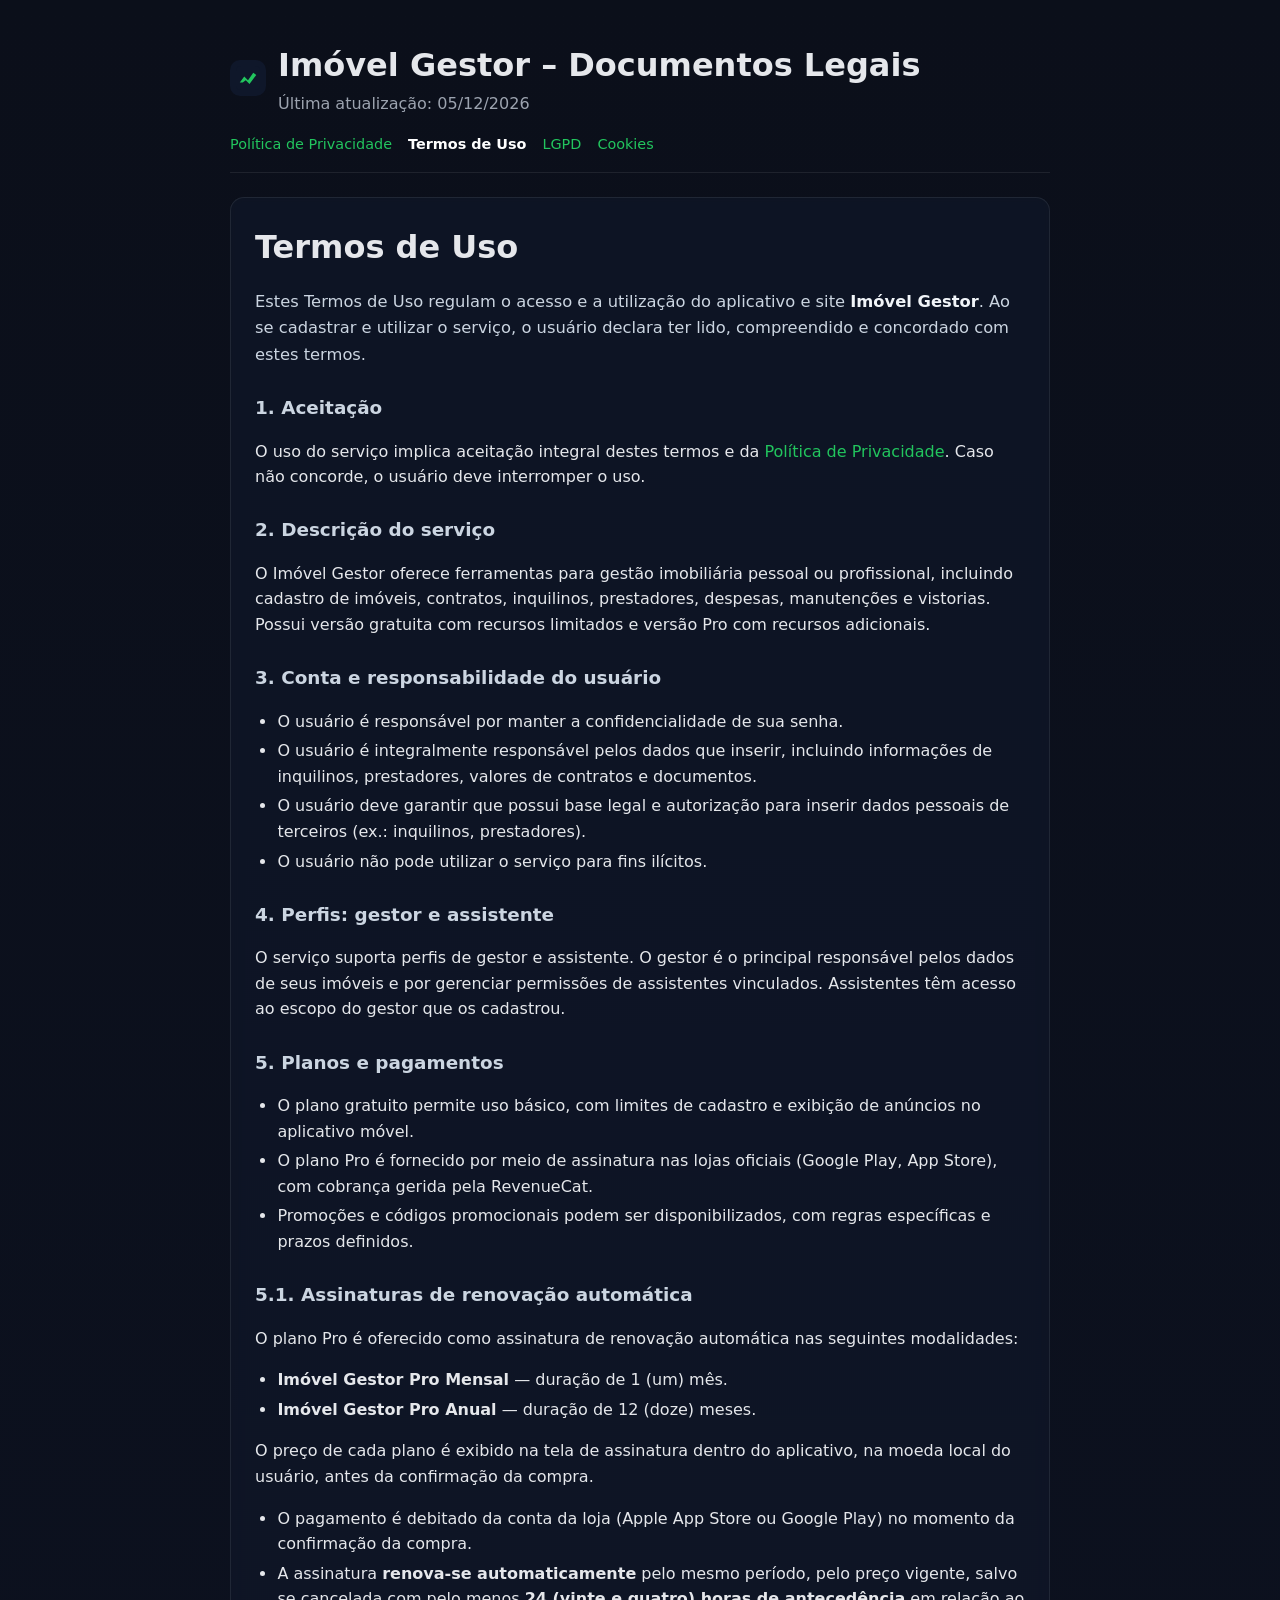
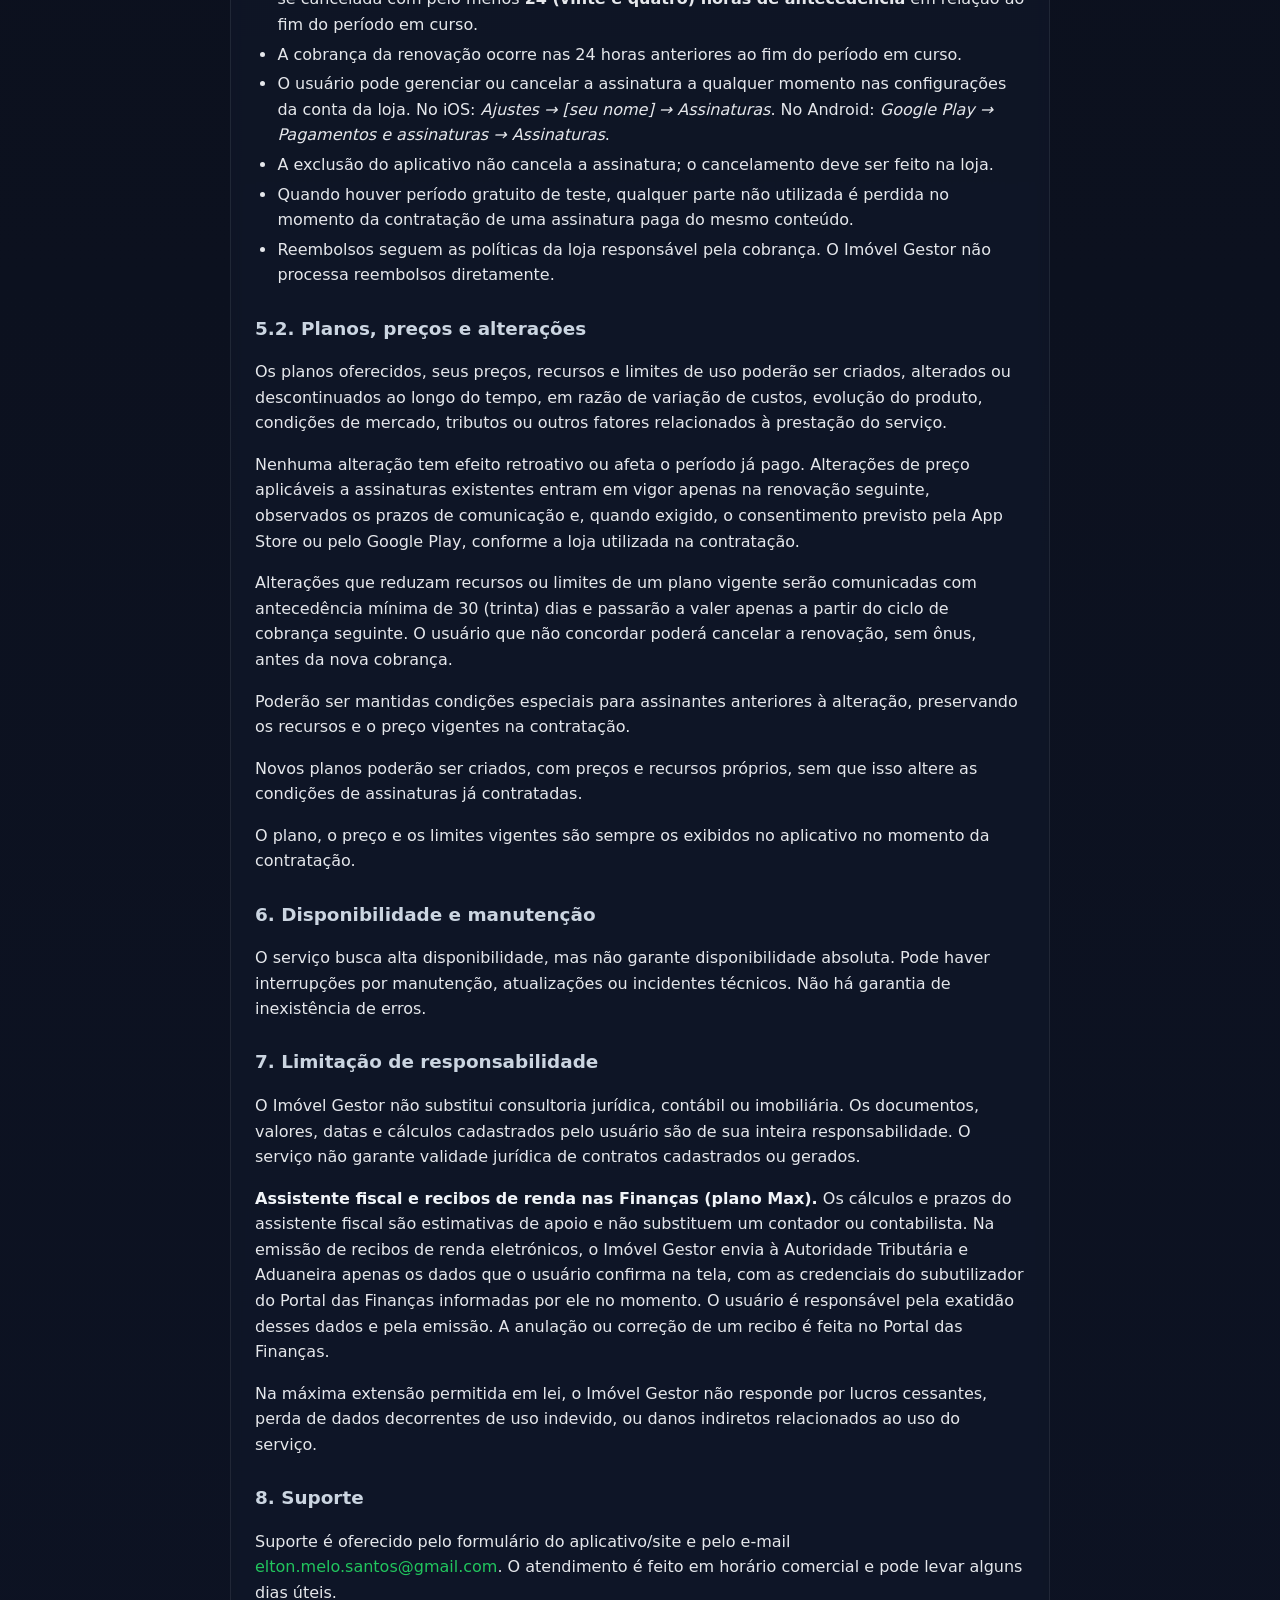
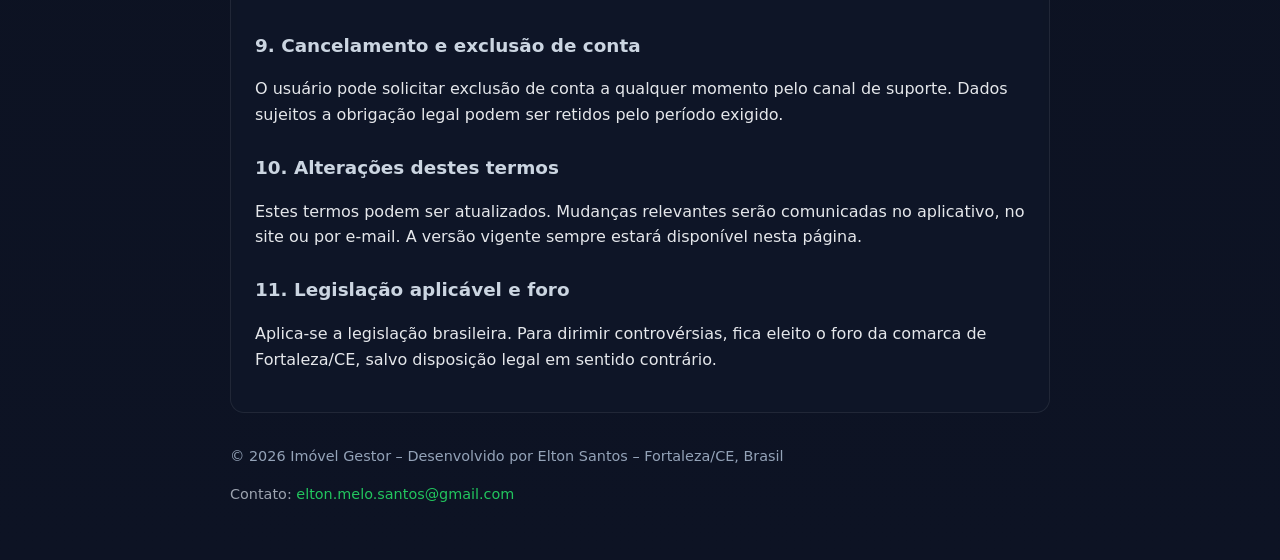
<file: terms.html>
<!doctype html>
<html lang="pt-br">
<head>
  <meta charset="utf-8">
  <meta name="viewport" content="width=device-width, initial-scale=1">
  <title>Termos de Uso – Imóvel Gestor</title>
  <meta name="description" content="Termos e Condições de Uso do Imóvel Gestor: aceitação, descrição do serviço, responsabilidades, planos, pagamentos e foro.">
  <meta property="og:title" content="Termos de Uso – Imóvel Gestor">
  <meta property="og:type" content="website">
  <meta name="theme-color" content="#0f172a">
  <link rel="icon" href="data:image/svg+xml,<svg xmlns='http://www.w3.org/2000/svg' viewBox='0 0 256 256'><rect width='256' height='256' rx='48' fill='%230f172a'/><path d='M40 176l48-64 40 40 56-80 32 24-72 96-40-40-32 24z' fill='%2334d399'/></svg>">
  <link rel="stylesheet" href="style.css">
</head>
<body>
  <div class="wrap">
    <header class="site">
      <div class="logo" aria-hidden="true">
        <svg xmlns="http://www.w3.org/2000/svg" viewBox="0 0 256 256" fill="none">
          <rect width="256" height="256" rx="48" fill="#0f172a"/>
          <path d="M40 176l48-64 40 40 56-80 32 24-72 96-40-40-32 24z" fill="#22c55e"/>
        </svg>
      </div>
      <div>
        <h1>Imóvel Gestor – Documentos Legais</h1>
        <div class="muted">Última atualização: <span id="last-update">—</span></div>
      </div>
    </header>

    <nav class="nav">
      <a href="index.html">Política de Privacidade</a>
      <a href="terms.html" class="active">Termos de Uso</a>
      <a href="lgpd.html">LGPD</a>
      <a href="cookies.html">Cookies</a>
    </nav>

    <main class="card" role="main">
      <h1 style="margin-top:0">Termos de Uso</h1>
      <p class="lead">Estes Termos de Uso regulam o acesso e a utilização do aplicativo e site <strong>Imóvel Gestor</strong>. Ao se cadastrar e utilizar o serviço, o usuário declara ter lido, compreendido e concordado com estes termos.</p>

      <h2>1. Aceitação</h2>
      <p>O uso do serviço implica aceitação integral destes termos e da <a href="index.html">Política de Privacidade</a>. Caso não concorde, o usuário deve interromper o uso.</p>

      <h2>2. Descrição do serviço</h2>
      <p>O Imóvel Gestor oferece ferramentas para gestão imobiliária pessoal ou profissional, incluindo cadastro de imóveis, contratos, inquilinos, prestadores, despesas, manutenções e vistorias. Possui versão gratuita com recursos limitados e versão Pro com recursos adicionais.</p>

      <h2>3. Conta e responsabilidade do usuário</h2>
      <ul>
        <li>O usuário é responsável por manter a confidencialidade de sua senha.</li>
        <li>O usuário é integralmente responsável pelos dados que inserir, incluindo informações de inquilinos, prestadores, valores de contratos e documentos.</li>
        <li>O usuário deve garantir que possui base legal e autorização para inserir dados pessoais de terceiros (ex.: inquilinos, prestadores).</li>
        <li>O usuário não pode utilizar o serviço para fins ilícitos.</li>
      </ul>

      <h2>4. Perfis: gestor e assistente</h2>
      <p>O serviço suporta perfis de gestor e assistente. O gestor é o principal responsável pelos dados de seus imóveis e por gerenciar permissões de assistentes vinculados. Assistentes têm acesso ao escopo do gestor que os cadastrou.</p>

      <h2>5. Planos e pagamentos</h2>
      <ul>
        <li>O plano gratuito permite uso básico, com limites de cadastro e exibição de anúncios no aplicativo móvel.</li>
        <li>O plano Pro é fornecido por meio de assinatura nas lojas oficiais (Google Play, App Store), com cobrança gerida pela RevenueCat.</li>
        <li>Promoções e códigos promocionais podem ser disponibilizados, com regras específicas e prazos definidos.</li>
      </ul>

      <h2>5.1. Assinaturas de renovação automática</h2>
      <p>O plano Pro é oferecido como assinatura de renovação automática nas seguintes modalidades:</p>
      <ul>
        <li><strong>Imóvel Gestor Pro Mensal</strong> &mdash; duração de 1 (um) mês.</li>
        <li><strong>Imóvel Gestor Pro Anual</strong> &mdash; duração de 12 (doze) meses.</li>
      </ul>
      <p>O preço de cada plano é exibido na tela de assinatura dentro do aplicativo, na moeda local do usuário, antes da confirmação da compra.</p>
      <ul>
        <li>O pagamento é debitado da conta da loja (Apple App Store ou Google Play) no momento da confirmação da compra.</li>
        <li>A assinatura <strong>renova-se automaticamente</strong> pelo mesmo período, pelo preço vigente, salvo se cancelada com pelo menos <strong>24 (vinte e quatro) horas de antecedência</strong> em relação ao fim do período em curso.</li>
        <li>A cobrança da renovação ocorre nas 24 horas anteriores ao fim do período em curso.</li>
        <li>O usuário pode gerenciar ou cancelar a assinatura a qualquer momento nas configurações da conta da loja. No iOS: <em>Ajustes &rarr; [seu nome] &rarr; Assinaturas</em>. No Android: <em>Google Play &rarr; Pagamentos e assinaturas &rarr; Assinaturas</em>.</li>
        <li>A exclusão do aplicativo não cancela a assinatura; o cancelamento deve ser feito na loja.</li>
        <li>Quando houver período gratuito de teste, qualquer parte não utilizada é perdida no momento da contratação de uma assinatura paga do mesmo conteúdo.</li>
        <li>Reembolsos seguem as políticas da loja responsável pela cobrança. O Imóvel Gestor não processa reembolsos diretamente.</li>
      </ul>

      <h2>5.2. Planos, preços e alterações</h2>
      <p>Os planos oferecidos, seus preços, recursos e limites de uso poderão ser criados, alterados ou descontinuados ao longo do tempo, em razão de variação de custos, evolução do produto, condições de mercado, tributos ou outros fatores relacionados à prestação do serviço.</p>
      <p>Nenhuma alteração tem efeito retroativo ou afeta o período já pago. Alterações de preço aplicáveis a assinaturas existentes entram em vigor apenas na renovação seguinte, observados os prazos de comunicação e, quando exigido, o consentimento previsto pela App Store ou pelo Google Play, conforme a loja utilizada na contratação.</p>
      <p>Alterações que reduzam recursos ou limites de um plano vigente serão comunicadas com antecedência mínima de 30 (trinta) dias e passarão a valer apenas a partir do ciclo de cobrança seguinte. O usuário que não concordar poderá cancelar a renovação, sem ônus, antes da nova cobrança.</p>
      <p>Poderão ser mantidas condições especiais para assinantes anteriores à alteração, preservando os recursos e o preço vigentes na contratação.</p>
      <p>Novos planos poderão ser criados, com preços e recursos próprios, sem que isso altere as condições de assinaturas já contratadas.</p>
      <p>O plano, o preço e os limites vigentes são sempre os exibidos no aplicativo no momento da contratação.</p>

      <h2>6. Disponibilidade e manutenção</h2>
      <p>O serviço busca alta disponibilidade, mas não garante disponibilidade absoluta. Pode haver interrupções por manutenção, atualizações ou incidentes técnicos. Não há garantia de inexistência de erros.</p>

      <h2>7. Limitação de responsabilidade</h2>
      <p>O Imóvel Gestor não substitui consultoria jurídica, contábil ou imobiliária. Os documentos, valores, datas e cálculos cadastrados pelo usuário são de sua inteira responsabilidade. O serviço não garante validade jurídica de contratos cadastrados ou gerados.</p>
      <p><strong>Assistente fiscal e recibos de renda nas Finanças (plano Max).</strong> Os cálculos e prazos do assistente fiscal são estimativas de apoio e não substituem um contador ou contabilista. Na emissão de recibos de renda eletrónicos, o Imóvel Gestor envia à Autoridade Tributária e Aduaneira apenas os dados que o usuário confirma na tela, com as credenciais do subutilizador do Portal das Finanças informadas por ele no momento. O usuário é responsável pela exatidão desses dados e pela emissão. A anulação ou correção de um recibo é feita no Portal das Finanças.</p>
      <p>Na máxima extensão permitida em lei, o Imóvel Gestor não responde por lucros cessantes, perda de dados decorrentes de uso indevido, ou danos indiretos relacionados ao uso do serviço.</p>

      <h2>8. Suporte</h2>
      <p>Suporte é oferecido pelo formulário do aplicativo/site e pelo e-mail <a href="mailto:elton.melo.santos@gmail.com">elton.melo.santos@gmail.com</a>. O atendimento é feito em horário comercial e pode levar alguns dias úteis.</p>

      <h2>9. Cancelamento e exclusão de conta</h2>
      <p>O usuário pode solicitar exclusão de conta a qualquer momento pelo canal de suporte. Dados sujeitos a obrigação legal podem ser retidos pelo período exigido.</p>

      <h2>10. Alterações destes termos</h2>
      <p>Estes termos podem ser atualizados. Mudanças relevantes serão comunicadas no aplicativo, no site ou por e-mail. A versão vigente sempre estará disponível nesta página.</p>

      <h2>11. Legislação aplicável e foro</h2>
      <p>Aplica-se a legislação brasileira. Para dirimir controvérsias, fica eleito o foro da comarca de Fortaleza/CE, salvo disposição legal em sentido contrário.</p>
    </main>

    <footer>
      <p>© <span id="copy-year"></span> Imóvel Gestor – Desenvolvido por Elton Santos – Fortaleza/CE, Brasil</p>
      <p class="muted">Contato: <a href="mailto:elton.melo.santos@gmail.com">elton.melo.santos@gmail.com</a></p>
    </footer>
  </div>
  <script src="legal.js"></script>
</body>
</html>
</file>
<file: style.css>
:root {
  --bg: #0b0f1a;
  --panel: #0f172a;
  --text: #e5e7eb;
  --muted: #9ca3af;
  --accent: #22c55e;
  --card: #111827;
  --border: rgba(255, 255, 255, 0.08);
}

* {
  box-sizing: border-box;
}

html,
body {
  margin: 0;
  padding: 0;
  background: linear-gradient(180deg, var(--bg), #0d1324);
  color: var(--text);
  font: 16px/1.6 system-ui, -apple-system, Segoe UI, Roboto, Ubuntu, Cantarell,
    Noto Sans, sans-serif;
}

.wrap {
  max-width: 860px;
  margin: 0 auto;
  padding: 40px 20px;
}

header.site {
  display: flex;
  align-items: center;
  gap: 12px;
  margin-bottom: 16px;
}

.logo {
  width: 36px;
  height: 36px;
  display: grid;
  place-items: center;
  background: #0f172a;
  border-radius: 10px;
}

.logo svg {
  width: 24px;
  height: 24px;
}

h1 {
  font-size: clamp(1.6rem, 3vw, 2rem);
  margin: 0;
}

h2 {
  font-size: 1.15rem;
  margin-top: 1.6rem;
  color: #cbd5e1;
}

h3 {
  font-size: 1rem;
  margin-top: 1.2rem;
  color: #e2e8f0;
}

.card {
  background: rgba(17, 24, 39, 0.7);
  backdrop-filter: saturate(140%) blur(6px);
  border: 1px solid var(--border);
  border-radius: 14px;
  padding: 24px;
}

a {
  color: var(--accent);
  text-decoration: none;
}

a:hover {
  text-decoration: underline;
}

.muted {
  color: var(--muted);
}

.nav {
  display: flex;
  flex-wrap: wrap;
  gap: 8px 16px;
  font-size: 0.9rem;
  margin-bottom: 24px;
  border-bottom: 1px solid var(--border);
  padding-bottom: 16px;
}

.nav a.active {
  color: #fff;
  font-weight: 600;
}

footer {
  margin-top: 32px;
  color: #94a3b8;
  font-size: 0.9rem;
}

code {
  background: #0f172a;
  padding: 0.1rem 0.35rem;
  border-radius: 6px;
  font-size: 0.85em;
}

ul,
ol {
  padding-left: 1.4rem;
}

li {
  margin: 0.25rem 0;
}

table {
  width: 100%;
  border-collapse: collapse;
  margin: 0.8rem 0;
  font-size: 0.92rem;
}

th,
td {
  border: 1px solid var(--border);
  padding: 8px 10px;
  text-align: left;
  vertical-align: top;
}

th {
  background: #0f172a;
  font-weight: 600;
  color: #cbd5e1;
}

p strong {
  color: #f1f5f9;
}

.lead {
  font-size: 1.02rem;
  color: #cbd5e1;
}
</file>
